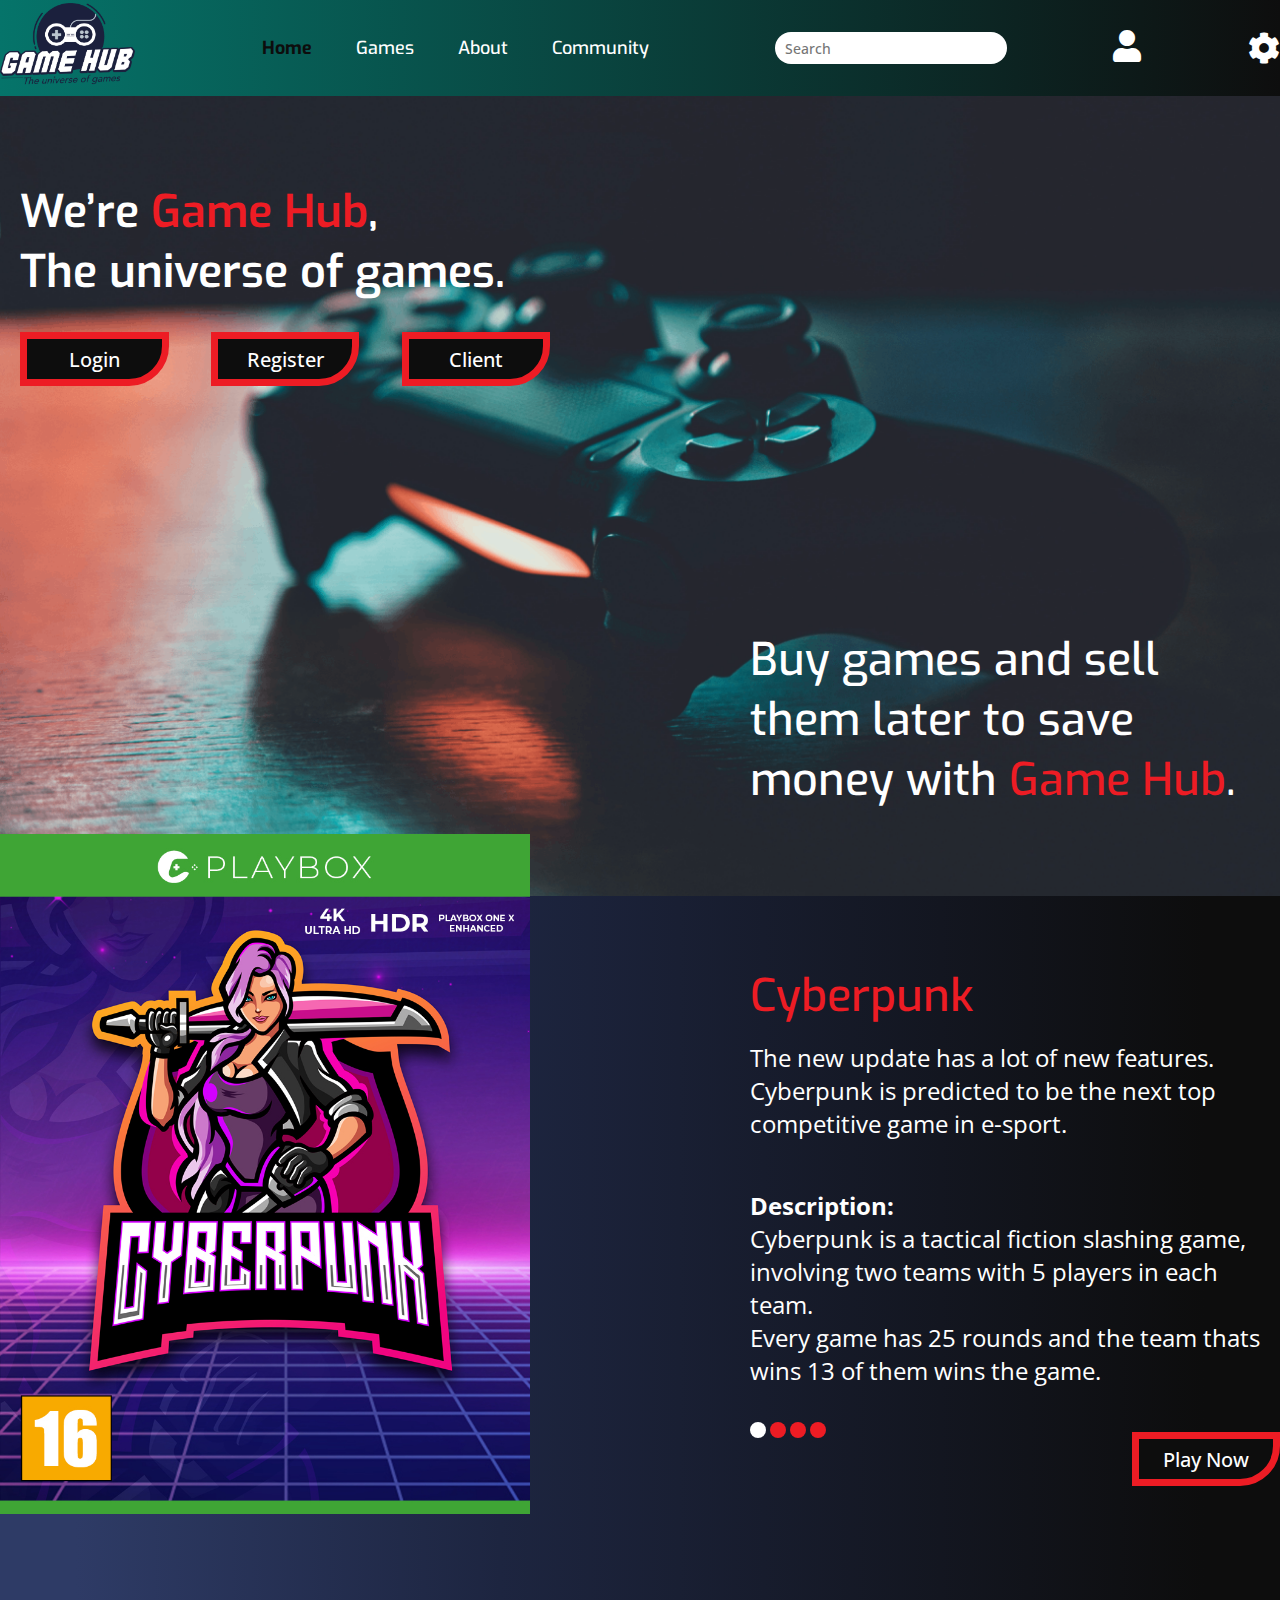
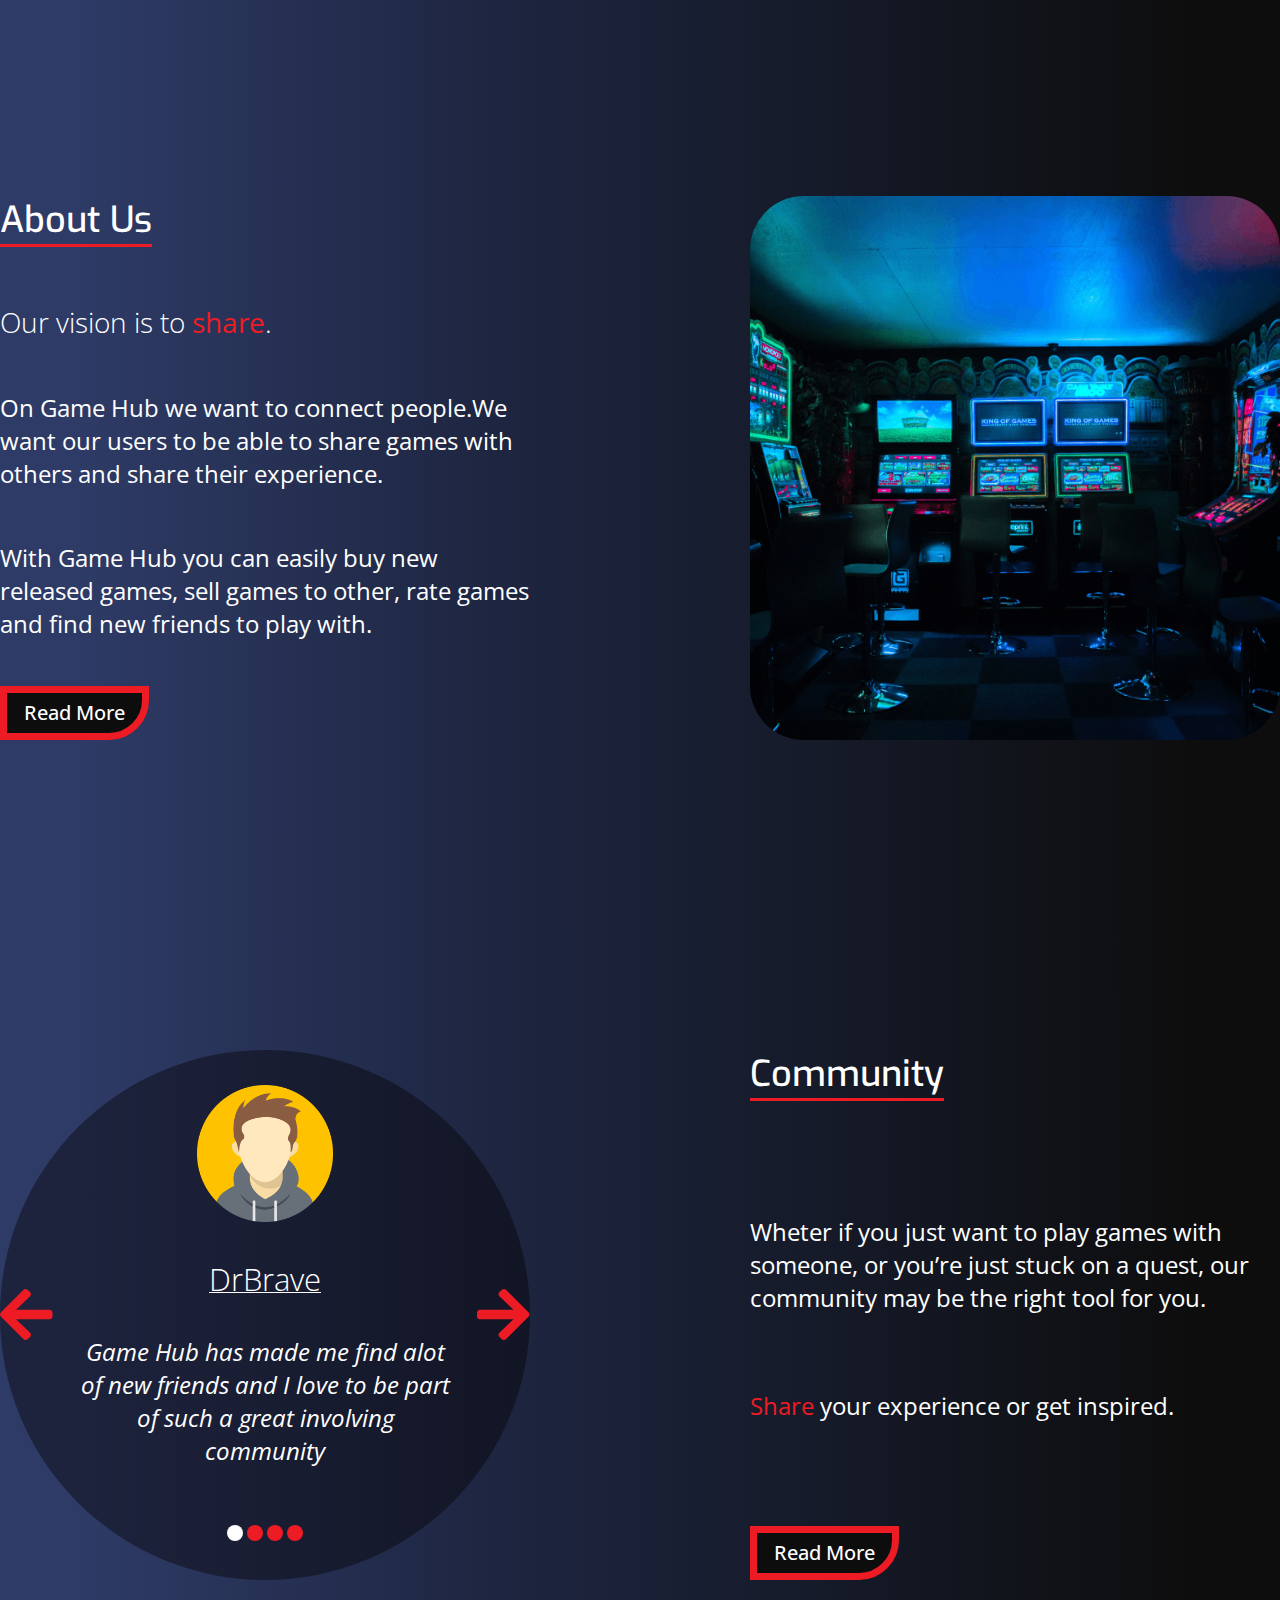
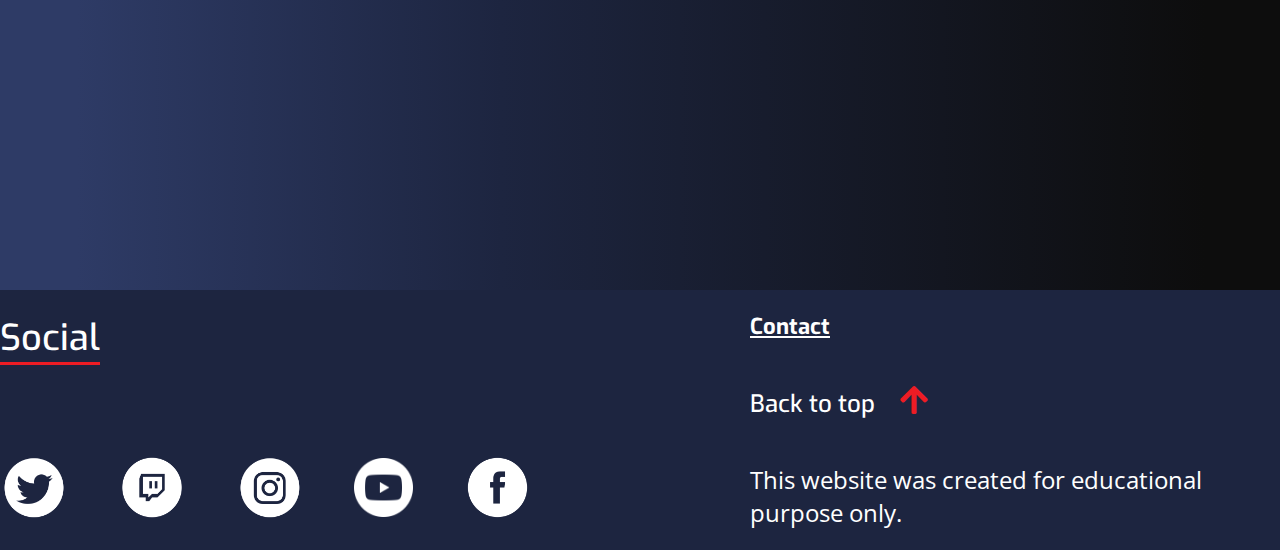
<file: index.html>
<!DOCTYPE html>
<html lang="en">
  <head>
    <meta charset="UTF-8" />
    <meta http-equiv="X-UA-Compatible" content="IE=edge" />
    <meta name="viewport" content="width=device-width, initial-scale=1.0" />
    <meta name="keywords" content="GameHub, Game Hub, games, gamer, gaming" />
    <meta name="description" content="A school project of Game Hub" />
    <meta name="author" content="Emil Backlund" />
    <link
      href="/images/logo-2.png"
      rel="shortcut icon"
      type="image/vnd.microsoft.icon"
    />
    <title>Game Hub | The Universe of Games</title>
    <link rel="preconnect" href="https://fonts.googleapis.com" />
    <link rel="preconnect" href="https://fonts.gstatic.com" crossorigin />
    <link
      href="https://fonts.googleapis.com/css2?family=Exo:ital,wght@0,100;0,200;0,300;0,400;0,500;0,600;0,700;0,800;0,900;1,100;1,200;1,300;1,400;1,500;1,600;1,700;1,800;1,900&family=Open+Sans:ital,wght@0,300;0,400;0,500;0,600;0,700;0,800;1,300;1,400;1,500;1,600;1,700;1,800&display=swap"
      rel="stylesheet"
    />
    <link
      rel="stylesheet"
      href="https://cdnjs.cloudflare.com/ajax/libs/font-awesome/5.15.4/css/all.min.css"
      integrity="sha512-1ycn6IcaQQ40/MKBW2W4Rhis/DbILU74C1vSrLJxCq57o941Ym01SwNsOMqvEBFlcgUa6xLiPY/NS5R+E6ztJQ=="
      crossorigin="anonymous"
      referrerpolicy="no-referrer"
    />
    <link rel="stylesheet" href="/css/styles.css" />
  </head>
  <body>
    <header>
      <a name="top"></a>
      <div class="container">
        <div class="navigation">
          <!--  -->
          <div class="nav hide-desktop">
            <label for="hamburger-menu">
              <span class="screenreader-only">Hamburger Menu</span>
              <i class="fas fa-bars"></i>
            </label>
            <input id="hamburger-menu" type="checkbox" alt="Hamburger Menu" />
            <ul class="dropdown">
              <a href="/games.html">
                <li class="dropdown-item">Games</li>
              </a>
              <a href="#">
                <li class="dropdown-item">Buy games</li>
              </a>
              <a href="#">
                <li class="dropdown-item">Sell games</li>
              </a>
              <a href="#">
                <li class="dropdown-item">Help</li>
              </a>
              <a href="/about.html">
                <li class="dropdown-item">Contact</li>
              </a>
              <a href="#">
                <li class="dropdown-item">Login</li>
              </a>
              <a href="#">
                <li class="dropdown-item">Register</li>
              </a>
            </ul>
          </div>
          <a href="/">
            <img
              class="logo"
              src="/images/gamegub_logo.png"
              alt="Game Hub logo"
            />
          </a>
          <ul class="hide-mobile">
            <li><a id="desktop-active" href="/index.html">Home</a></li>
            <li><a href="/games.html">Games</a></li>
            <li><a href="/about.html">About</a></li>
            <li><a href="/community.html">Community</a></li>
          </ul>
          <input class="searchbar" type="text" placeholder="Search" />
          <div>
            <img
              class="hide-desktop search"
              src="/images/icons/search2.png"
              alt="Search here"
            />
            <a href="/profilepage.html"><i class="fas fa-user fa-lg"></i></a>
          </div>
          <i class="fas fa-cog fa-lg"></i>
        </div>
      </div>
    </header>
    <section class="header-picture">
      <div class="hide-desktop">
        <div>
          <ul class="tabs">
            <li id="home-mobile" class="tabs-button">
              <a href="/index.html">Home</a>
            </li>
            <li class="games-mobile tabs-button">
              <a href="/games.html">Games</a>
            </li>
            <li class="about-mobile tabs-button">
              <a href="/about.html">About Us</a>
            </li>
            <li class="community-mobile tabs-button">
              <a href="/community.html">Community</a>
            </li>
          </ul>
        </div>
      </div>
      <div class="container2 hero-banner">
        <div class="tagline-box">
          <h1>
            We’re <span class="red">Game Hub</span>, <br />
            The universe of games.
          </h1>
          <div class="buttons flex-buttons">
            <a href="/register.html"
              ><button class="button-margin-right">Login</button></a
            >
            <a href="/register.html"><button>Register</button></a>
            <button class="client-button">Client</button>
          </div>
        </div>
        <div class="tagline-box2">
          <h1 class="less-important">
            Buy games and sell them later to save money with
            <span class="red">Game Hub</span>.
          </h1>
        </div>
      </div>
    </section>
    <section class="container">
      <div class="flex-items">
        <img
          class="cyberpunk"
          src="/images/games/cyberpunk.jpg"
          alt="Cybyrpunk Game"
        />
        <div class="cyberpunk-description">
          <h3><span class="red">Cyberpunk</span></h3>
          <p>
            The new update has a lot of new features. Cyberpunk is predicted to
            be the next top competitive game in e-sport.
          </p>
          <br />
          <div class="hide-mobile">
            <p><strong>Description:</strong></p>
            <p>
              Cyberpunk is a tactical fiction slashing game, involving two teams
              with 5 players in each team.
            </p>
            <p>
              Every game has 25 rounds and the team thats wins 13 of them wins
              the game.
            </p>
          </div>
          <div class="flex-items-cyberpunk">
            <div>
              <div class="circle"></div>
              <div class="circle red2"></div>
              <div class="circle red2"></div>
              <div class="circle red2"></div>
            </div>
            <button id="playnow">Play Now</button>
          </div>
        </div>
      </div>
    </section>
    <section class="greensky hide-desktop margin-bottom">
      <div class="container2 greensky-box">
        <h1 class="tagline-box">
          Buy games and sell them later to save money.
        </h1>
      </div>
    </section>
    <h2 class="container underline hide-desktop">About Us</h2>
    <section class="container margin-bottom">
      <div class="flex-items">
        <div class="about-us">
          <h2 class="underline hide-mobile">About Us</h2>
          <p>
            <span class="p-bigger"
              >Our vision is to <span class="red3">share</span>.</span
            >
          </p>
          <br />
          <p>
            On Game Hub we want to connect people.We want our users to be able
            to share games with others and share their experience.
          </p>
          <br />
          <p>
            With Game Hub you can easily buy new released games, sell games to
            other, rate games and find new friends to play with.
          </p>
          <button class="hide-mobile">Read More</button>
        </div>
        <div class="about-us-picture-box">
          <div class="about-us-picture"></div>
          <button class="hide-desktop">Read More</button>
        </div>
      </div>
    </section>
    <h2 class="container hide-desktop underline">Community</h2>
    <section class="container flex-items margin-bottom">
      <div class="circle-profile">
        <div class="arrows">
          <i class="fas fa-arrow-left"></i>
          <i class="fas fa-arrow-right"></i>
        </div>
        <div class="center-drbrave">
          <img
            class="profile-picture"
            src="/images/profile-picture.png"
            alt="DrBrave profile picture"
          />
          <h4>DrBrave</h4>
          <p class="drbrave-text">
            Game Hub has made me find alot of new friends and I love to be part
            of such a great involving community
          </p>
          <div>
            <div class="circle"></div>
            <div class="circle red2"></div>
            <div class="circle red2"></div>
            <div class="circle red2"></div>
          </div>
        </div>
      </div>
      <div class="community-text">
        <h2 class="underline hide-mobile">Community</h2>
        <p>
          Wheter if you just want to play games with someone, or you’re just
          stuck on a quest, our community may be the right tool for you.
        </p>
        <p><span class="red">Share</span> your experience or get inspired.</p>
        <button>Read More</button>
      </div>
    </section>
    <footer>
      <div class="container hide-desktop">
        <div class="flex-items social-box margin-top">
          <a href="#"
            ><img
              class="icon-size"
              src="/images/icons/twitter.png"
              alt="twitter social-reach icon"
          /></a>
          <a href="#"
            ><img
              class="twitch"
              src="/images/icons/twitch.png"
              alt="twitch social-reach icon"
          /></a>
          <a href="#"
            ><img
              class="icon-size"
              src="/images/icons/instagram.png"
              alt="instagram social-reach icon"
          /></a>
          <a href="#"
            ><img
              class="youtube"
              src="/images/icons/youtube.png"
              alt="youtube social-reach icon"
          /></a>
          <a href="#"
            ><img
              class="facebook"
              src="/images/icons/facebook.png"
              alt="facebook social-reach icon"
          /></a>
        </div>
        <div class="flex-items">
          <div class="footer-box-mobile">
            <a href="#top">
              <h6 class="hide-desktop">Back to top</h6>
              <i class="fas fa-arrow-up hide-desktop"></i>
            </a>
          </div>
          <div class="footer-box-mobile">
            <a href="#">
              <h5>Contact</h5>
            </a>
          </div>
        </div>
        <div class="fit-content container2">
          <p class="smaller">
            This website was created for educational purpose only.
          </p>
        </div>
      </div>
      <div class="container flex-items">
        <div class="footer-box footer-flex">
          <h2 class="underline hide-mobile">Social</h2>
          <div class="flex-icons">
            <a href="#"
              ><img
                class="icon-size"
                src="/images/icons/twitter.png"
                alt="twitter social-reach icon"
            /></a>
            <a href="#"
              ><img
                class="twitch"
                src="/images/icons/twitch.png"
                alt="twitch social-reach icon"
            /></a>
            <a href="#"
              ><img
                class="icon-size"
                src="/images/icons/instagram.png"
                alt="instagram social-reach icon"
            /></a>
            <a href="#"
              ><img
                class="youtube"
                src="/images/icons/youtube.png"
                alt="youtube social-reach icon"
            /></a>
            <a href="#"
              ><img
                class="facebook"
                src="/images/icons/facebook.png"
                alt="facebook social-reach icon"
            /></a>
          </div>
        </div>
        <div class="footer-box footer-flex">
          <a href="/about.html">
            <h5 class="hide-mobile">Contact</h5>
          </a>

          <div>
            <a href="#top">
              <h6 class="hide-mobile">Back to top</h6>
              <i class="fas fa-arrow-up hide-mobile"></i>
            </a>
          </div>
          <p class="hide-mobile">
            This website was created for educational purpose only.
          </p>
        </div>
      </div>
    </footer>
  </body>
</html>
</file>
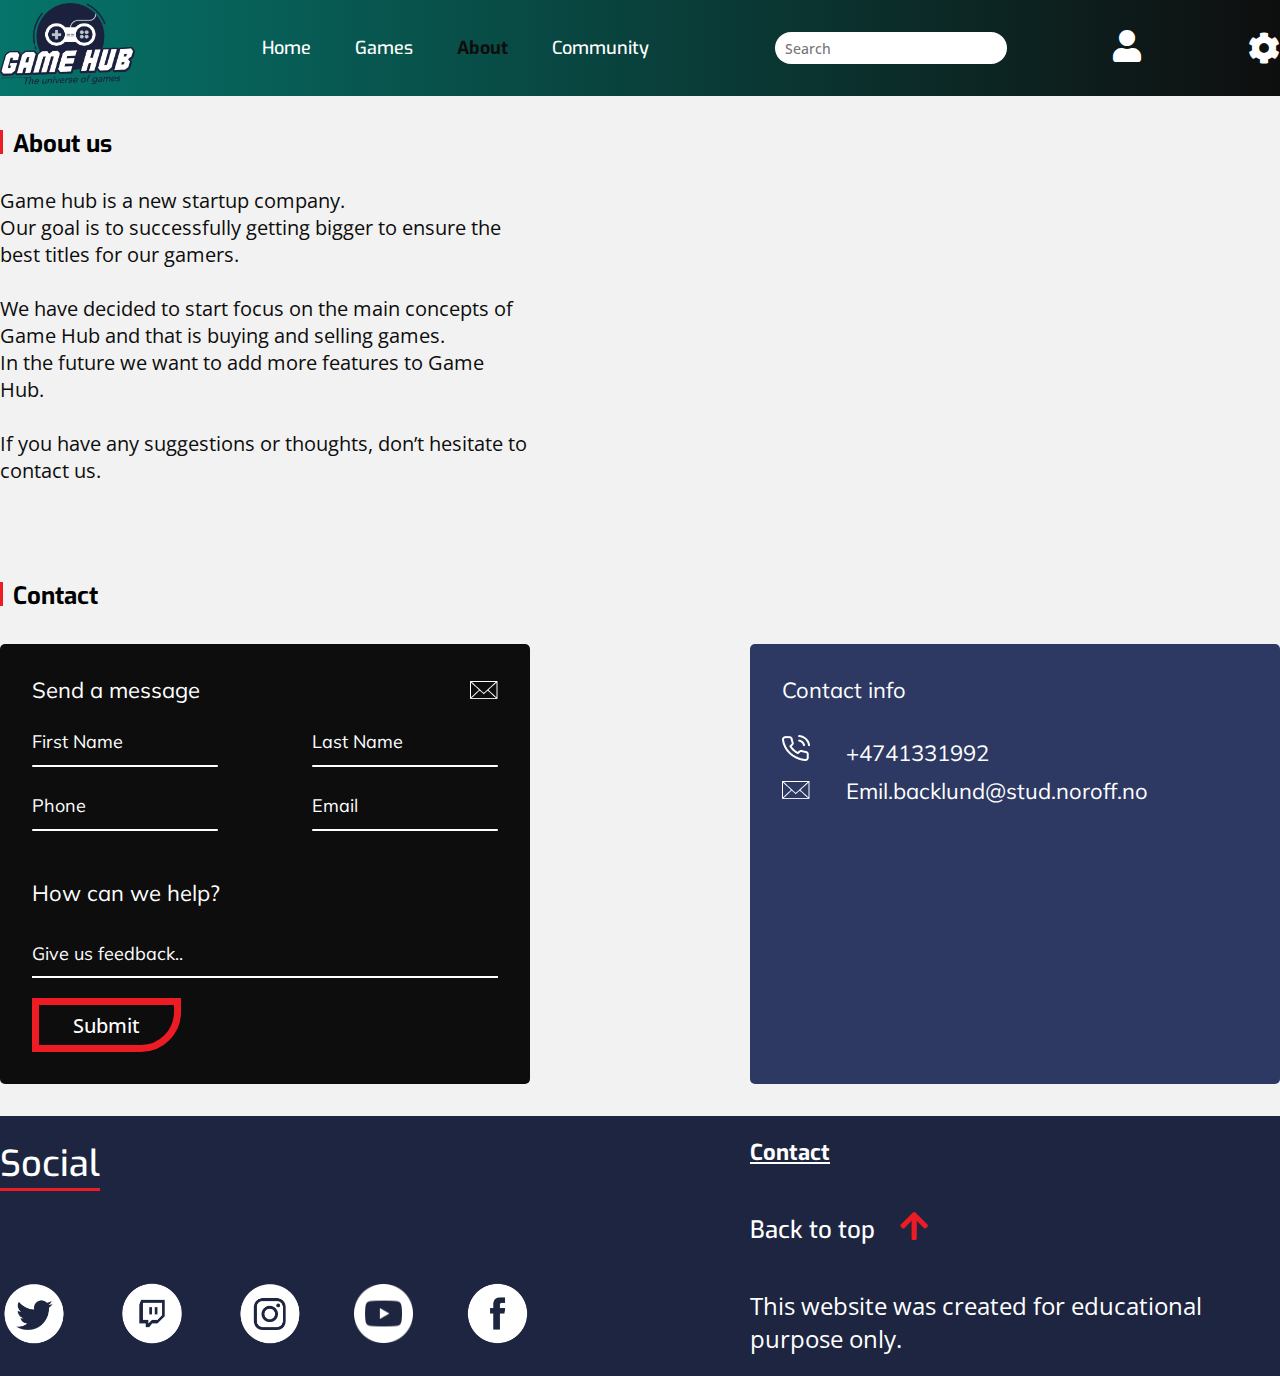
<file: about.html>
<!DOCTYPE html>
<html lang="en">
  <head>
    <meta charset="UTF-8" />
    <meta http-equiv="X-UA-Compatible" content="IE=edge" />
    <meta name="viewport" content="width=device-width, initial-scale=1.0" />
    <meta name="keywords" content="GameHub, Game Hub, games, gamer, gaming" />
    <meta name="description" content="A school project of Game Hub" />
    <meta name="author" content="Emil Backlund" />
    <link
      href="/images/logo-2.png"
      rel="shortcut icon"
      type="image/vnd.microsoft.icon"
    />
    <title>Game Hub | The Universe of Games</title>
    <link rel="preconnect" href="https://fonts.googleapis.com" />
    <link rel="preconnect" href="https://fonts.gstatic.com" crossorigin />
    <link
      href="https://fonts.googleapis.com/css2?family=Exo:ital,wght@0,100;0,200;0,300;0,400;0,500;0,600;0,700;0,800;0,900;1,100;1,200;1,300;1,400;1,500;1,600;1,700;1,800;1,900&family=Mulish&family=Open+Sans:ital,wght@0,300;0,400;0,500;0,600;0,700;0,800;1,300;1,400;1,500;1,600;1,700;1,800&family=Rubik:ital,wght@0,300;0,400;0,500;0,600;0,700;0,800;0,900;1,300;1,400;1,500;1,600;1,700;1,800;1,900&family=Ubuntu:ital,wght@0,300;0,400;0,500;0,700;1,300;1,400;1,500;1,700&display=swap"
      rel="stylesheet"
    />
    <link
      rel="stylesheet"
      href="https://cdnjs.cloudflare.com/ajax/libs/font-awesome/5.15.4/css/all.min.css"
      integrity="sha512-1ycn6IcaQQ40/MKBW2W4Rhis/DbILU74C1vSrLJxCq57o941Ym01SwNsOMqvEBFlcgUa6xLiPY/NS5R+E6ztJQ=="
      crossorigin="anonymous"
      referrerpolicy="no-referrer"
    />
    <link rel="stylesheet" href="/css/styles.css" />
  </head>
  <body class="about-body">
    <header>
      <a name="top"></a>
      <div class="container">
        <div class="navigation">
          <!--  -->
          <div class="nav hide-desktop">
            <label for="hamburger-menu">
              <span class="screenreader-only">Hamburger Menu</span>
              <i class="fas fa-bars"></i>
            </label>
            <input id="hamburger-menu" type="checkbox" alt="Hamburger Menu" />
            <ul class="dropdown">
              <a href="/games.html">
                <li class="dropdown-item">Games</li>
              </a>
              <a href="#">
                <li class="dropdown-item">Buy games</li>
              </a>
              <a href="#">
                <li class="dropdown-item">Sell games</li>
              </a>
              <a href="#">
                <li class="dropdown-item">Help</li>
              </a>
              <a href="/about.html">
                <li class="dropdown-item">Contact</li>
              </a>
              <a href="#">
                <li class="dropdown-item">Login</li>
              </a>
              <a href="#">
                <li class="dropdown-item">Register</li>
              </a>
            </ul>
          </div>
          <a href="/">
            <img
              class="logo"
              src="/images/gamegub_logo.png"
              alt="Game Hub logo"
            />
          </a>
          <ul class="hide-mobile">
            <li><a href="/index.html">Home</a></li>
            <li><a href="/games.html">Games</a></li>
            <li><a id="desktop-active" href="/about.html">About</a></li>
            <li><a href="/community.html">Community</a></li>
          </ul>
          <input class="searchbar" type="text" placeholder="Search" />
          <div>
            <img
              class="hide-desktop search"
              src="/images/icons/search2.png"
              alt="Search here"
            />
            <a href="/profilepage.html"><i class="fas fa-user fa-lg"></i></a>
          </div>
          <i class="fas fa-cog fa-lg"></i>
        </div>
      </div>
    </header>
    <section>
      <div class="hide-desktop">
        <div>
          <ul class="tabs">
            <li class="home-mobile tabs-button">
              <a href="/index.html">Home</a>
            </li>
            <li class="games-mobile tabs-button">
              <a href="/games.html">Games</a>
            </li>
            <li id="about-mobile" class="tabs-button">
              <a href="/about.html">About Us</a>
            </li>
            <li class="community-mobile tabs-button">
              <a href="/community.html">Community</a>
            </li>
          </ul>
        </div>
      </div>
      <div class="container">
        <div class="about-box-left">
          <div>
            <div>
              <div class="heading-square"></div>
              <h2>About us</h2>
            </div>
            <div>
              <p>
                <br />
                Game hub is a new startup company. <br />
                Our goal is to successfully getting bigger to ensure the <br />
                best titles for our gamers. <br />
                <br />
                We have decided to start focus on the main concepts of Game Hub
                and that is buying and selling games. <br />
                In the future we want to add more features to Game Hub. <br />
                <br />
                If you have any suggestions or thoughts, don’t hesitate to
                contact us.
              </p>
            </div>
          </div>
        </div>
        <div class="about-box-right"></div>
      </div>
    </section>
    <section class="container contact">
      <div class="heading-square"></div>
      <h2>Contact</h2>
      <div class="flex-spacebetween mobile-about">
        <div class="form">
          <div class="flex-spacebetween2">
            <div>
              <p>Send a message</p>
            </div>
            <div>
              <img src="/images/icons/mail.png" alt="mail icon" />
            </div>
          </div>
          <div class="flex-spacebetween2">
            <div class="form-width">
              <form action="" method="post">
                <input type="text" name="firstname" placeholder="First Name" />
              </form>
              <div class="line"></div>
            </div>
            <div class="form-width">
              <form action="" method="post">
                <input type="text" name="lastname" placeholder="Last Name" />
                <div class="line"></div>
              </form>
            </div>
          </div>
          <div class="flex-spacebetween2">
            <div class="form-width">
              <form action="" method="post">
                <input type="tel" name="phone" placeholder="Phone" />
              </form>
              <div class="line"></div>
            </div>
            <div class="form-width">
              <form action="" method="post">
                <input type="email" name="email" placeholder="Email" />
                <div class="line"></div>
              </form>
            </div>
          </div>
          <div>
            <p class="how-can-we-help">How can we help?</p>
          </div>
          <div>
            <textarea
              name="feedback"
              id=""
              placeholder="Give us feedback.."
            ></textarea>
            <div class="line2"></div>
            <button>Submit</button>
          </div>
        </div>
        <div class="contact-info">
          <p>Contact info</p>
          <div>
            <img src="/images/icons/phone.png" alt="" />
            <p>+4741331992</p>
          </div>
          <div>
            <img src="/images/icons/mail.png" alt="" />
            <p>Emil.backlund@stud.noroff.no</p>
          </div>
          <div>
            <iframe
              class="google-map"
              src="https://www.google.com/maps/embed?pb=!1m18!1m12!1m3!1d1998.6818898612569!2d10.76063515172435!3d59.93742056906995!2m3!1f0!2f0!3f0!3m2!1i1024!2i768!4f13.1!3m3!1m2!1s0x46416e137fa320a5%3A0x1b4b98358e715287!2sBentsebrugata%2017%2C%200476%20Oslo!5e0!3m2!1ssv!2sno!4v1636145128252!5m2!1ssv!2sno"
              style="border: 0"
              allowfullscreen=""
              loading="lazy"
            ></iframe>
          </div>
        </div>
      </div>
    </section>
    <footer>
      <div class="container hide-desktop">
        <div class="flex-items social-box margin-top">
          <a href="#"
            ><img
              class="icon-size"
              src="/images/icons/twitter.png"
              alt="twitter social-reach icon"
          /></a>
          <a href="#"
            ><img
              class="twitch"
              src="/images/icons/twitch.png"
              alt="twitch social-reach icon"
          /></a>
          <a href="#"
            ><img
              class="icon-size"
              src="/images/icons/instagram.png"
              alt="instagram social-reach icon"
          /></a>
          <a href="#"
            ><img
              class="youtube"
              src="/images/icons/youtube.png"
              alt="youtube social-reach icon"
          /></a>
          <a href="#"
            ><img
              class="facebook"
              src="/images/icons/facebook.png"
              alt="facebook social-reach icon"
          /></a>
        </div>
        <div class="flex-items">
          <div class="footer-box-mobile">
            <a href="#top">
              <h6 class="hide-desktop">Back to top</h6>
              <i class="fas fa-arrow-up hide-desktop"></i>
            </a>
          </div>
          <div class="footer-box-mobile">
            <a href="/about.html">
              <h5>Contact</h5>
            </a>
          </div>
        </div>
        <div class="fit-content container2">
          <p class="smaller">
            This website was created for educational purpose only.
          </p>
        </div>
      </div>
      <div class="container flex-items">
        <div class="footer-box footer-flex">
          <h2 class="underline hide-mobile">Social</h2>
          <div class="flex-icons">
            <a href="#"
              ><img
                class="icon-size"
                src="/images/icons/twitter.png"
                alt="twitter social-reach icon"
            /></a>
            <a href="#"
              ><img
                class="twitch"
                src="/images/icons/twitch.png"
                alt="twitch social-reach icon"
            /></a>
            <a href="#"
              ><img
                class="icon-size"
                src="/images/icons/instagram.png"
                alt="instagram social-reach icon"
            /></a>
            <a href="#"
              ><img
                class="youtube"
                src="/images/icons/youtube.png"
                alt="youtube social-reach icon"
            /></a>
            <a href="#"
              ><img
                class="facebook"
                src="/images/icons/facebook.png"
                alt="facebook social-reach icon"
            /></a>
          </div>
        </div>
        <div class="footer-box footer-flex">
          <a href="/about.html">
            <h5 class="hide-mobile">Contact</h5>
          </a>

          <div>
            <a href="#top">
              <h6 class="hide-mobile">Back to top</h6>
              <i class="fas fa-arrow-up hide-mobile"></i>
            </a>
          </div>
          <p class="hide-mobile">
            This website was created for educational purpose only.
          </p>
        </div>
      </div>
    </footer>
  </body>
</html>
</file>
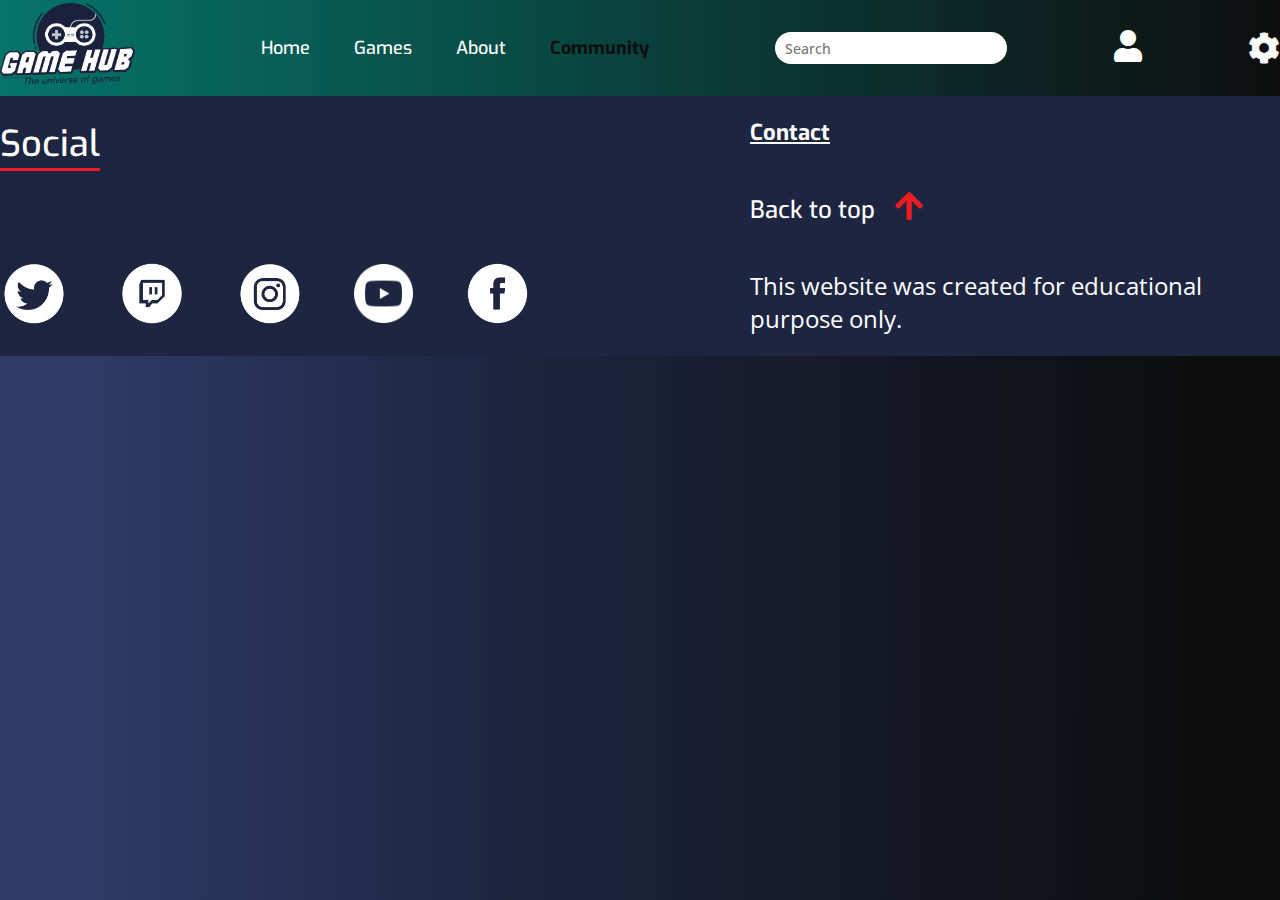
<file: community.html>
<!DOCTYPE html>
<html lang="en">
  <head>
    <meta charset="UTF-8" />
    <meta http-equiv="X-UA-Compatible" content="IE=edge" />
    <meta name="viewport" content="width=device-width, initial-scale=1.0" />
    <meta name="keywords" content="GameHub, Game Hub, games, gamer, gaming">
    <meta name="description" content="A school project of Game Hub"> 
    <meta name="author" content="Emil Backlund">
    <link href="/images/logo-2.png" rel="shortcut icon" type="image/vnd.microsoft.icon">
    <title>Game Hub | The Universe of Games</title>
    <link rel="preconnect" href="https://fonts.googleapis.com" />
    <link rel="preconnect" href="https://fonts.gstatic.com" crossorigin />
    <link
      href="https://fonts.googleapis.com/css2?family=Exo:ital,wght@0,100;0,200;0,300;0,400;0,500;0,600;0,700;0,800;0,900;1,100;1,200;1,300;1,400;1,500;1,600;1,700;1,800;1,900&family=Open+Sans:ital,wght@0,300;0,400;0,500;0,600;0,700;0,800;1,300;1,400;1,500;1,600;1,700;1,800&display=swap"
      rel="stylesheet"
    />
    <link
      rel="stylesheet"
      href="https://cdnjs.cloudflare.com/ajax/libs/font-awesome/5.15.4/css/all.min.css"
      integrity="sha512-1ycn6IcaQQ40/MKBW2W4Rhis/DbILU74C1vSrLJxCq57o941Ym01SwNsOMqvEBFlcgUa6xLiPY/NS5R+E6ztJQ=="
      crossorigin="anonymous"
      referrerpolicy="no-referrer"
    />
    <link rel="stylesheet" href="/css/styles.css" />
  </head>
  <body>
      <header>
      <a name="top"></a>
          <div class="container">
            <div class="navigation">
              <!--  -->
              <div class="nav hide-desktop">
                <label for="hamburger-menu">
                  <span class="screenreader-only">Hamburger Menu</span>
                  <i class="fas fa-bars"></i>
                </label>
                <input id="hamburger-menu" type="checkbox" alt="Hamburger Menu" />
                <ul class="dropdown">
                  <a href="/games.html">
                    <li class="dropdown-item">Games</li>
                  </a>
                  <a href="#">
                    <li class="dropdown-item">Buy games</li>
                  </a>
                  <a href="#">
                    <li class="dropdown-item">Sell games</li>
                  </a>
                  <a href="#">
                    <li class="dropdown-item">Help</li>
                  </a>
                  <a href="/about.html">
                    <li class="dropdown-item">Contact</li>
                  </a>
                  <a href="#">
                    <li class="dropdown-item">Login</li>
                  </a>
                    <a href="#">
                      <li class="dropdown-item">Register</li>
                    </a>
          
                </ul>
              </div>
              <a href="/">
                <img
                  class="logo"
                  src="/images/gamegub_logo.png"
                  alt="Game Hub logo"
                />
              </a>
              <ul class="hide-mobile">
                <li><a href="/index.html">Home</a></li>
                <li><a href="/games.html">Games</a></li>
                <li><a href="/about.html">About</a></li>
                <li><a id="desktop-active" href="/community.html">Community</a></li>
              </ul>
              <input class="searchbar" type="text" placeholder="Search" />
              <div>
                <img class="hide-desktop search" src="/images/icons/search2.png" alt="Search here">
                <a href="/profilepage.html"><i class="fas fa-user fa-lg"></i></a>
              </div>
              <i class="fas fa-cog fa-lg"></i>
            </div>
          </div>
        
      </header>
      <section>
          <div class="hide-desktop">
            <div>
              <ul class="tabs">
                <li class="home-mobile tabs-button"><a href="/index.html">Home</a></li>
                <li class="games-mobile tabs-button"><a href="/games.html">Games</a></li>
                <li class="about-mobile tabs-button"><a href="/about.html">About Us</a></li>
                <li id="community-mobile" class="tabs-button"><a href="/community.html">Community</a></li>
              </ul>
            </div>
          </div>
      </section>
    
    <footer>
      <div class="container hide-desktop">
        <div class="flex-items social-box margin-top">
          <a href="#"><img class="icon-size" src="/images/icons/twitter.png" alt="twitter social-reach icon"></a>
                <a href="#"><img class="twitch" src="/images/icons/twitch.png" alt="twitch social-reach icon"></a>
                <a href="#"><img class="icon-size" src="/images/icons/instagram.png" alt="instagram social-reach icon"></a>
                <a href="#"><img class="youtube" src="/images/icons/youtube.png" alt="youtube social-reach icon"></a>
                <a href="#"><img class="facebook" src="/images/icons/facebook.png" alt="facebook social-reach icon"></a>
        </div>
        <div class="flex-items">
            <div class="footer-box-mobile">
              <a href="#top">
                <h6 class="hide-desktop">Back to top</h6><i class="fas fa-arrow-up hide-desktop"></i>
              </a>
            </div>
            <div class="footer-box-mobile">
              <a href="/about.html">
                <h5>Contact</h5>
              </a>
          </div>
        </div>
        <div class="fit-content container2">
          <p class="smaller">This website was created for educational purpose only.</p>
        </div>
      </div>
      <div class="container flex-items">
        <div class="footer-box footer-flex">
          <h2 class="underline hide-mobile">Social</h2>
          <div class="flex-icons">
            <a href="#"><img class="icon-size" src="/images/icons/twitter.png" alt="twitter social-reach icon"></a>
            <a href="#"><img class="twitch" src="/images/icons/twitch.png" alt="twitch social-reach icon"></a>
            <a href="#"><img class="icon-size" src="/images/icons/instagram.png" alt="instagram social-reach icon"></a>
            <a href="#"><img class="youtube" src="/images/icons/youtube.png" alt="youtube social-reach icon"></a>
            <a href="#"><img class="facebook" src="/images/icons/facebook.png" alt="facebook social-reach icon"></a>
          </div>
        </div>
        <div class="footer-box footer-flex">
            <a href="/about.html">
              <h5 class="hide-mobile">Contact</h5>
            </a>
          </a>
          <div>
            <a href="#top">
              <h6 class="hide-mobile">Back to top</h6><i class="fas fa-arrow-up hide-mobile"></i>
            </a>
          </div>
          <p class="hide-mobile">This website was created for educational purpose only.</p>
        </div>
      </div>
    </footer>
  </body>
</html>
</file>
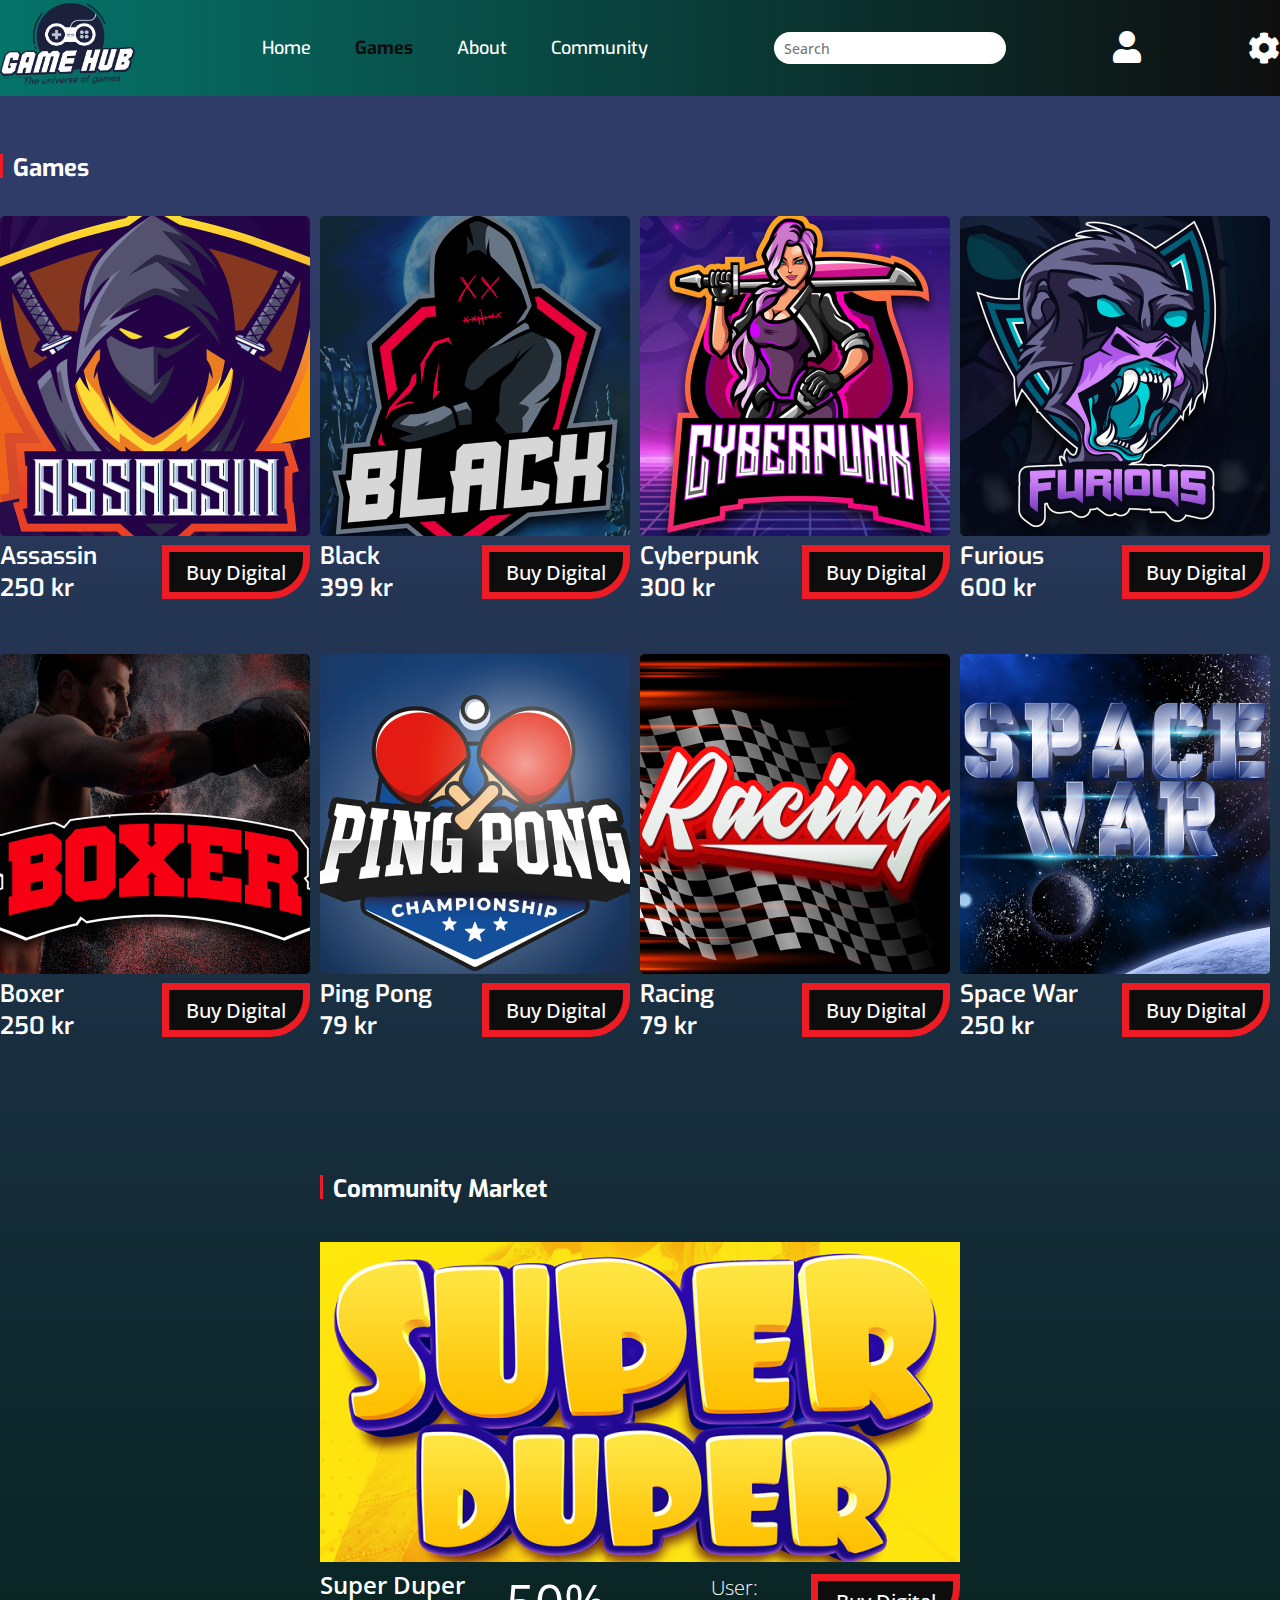
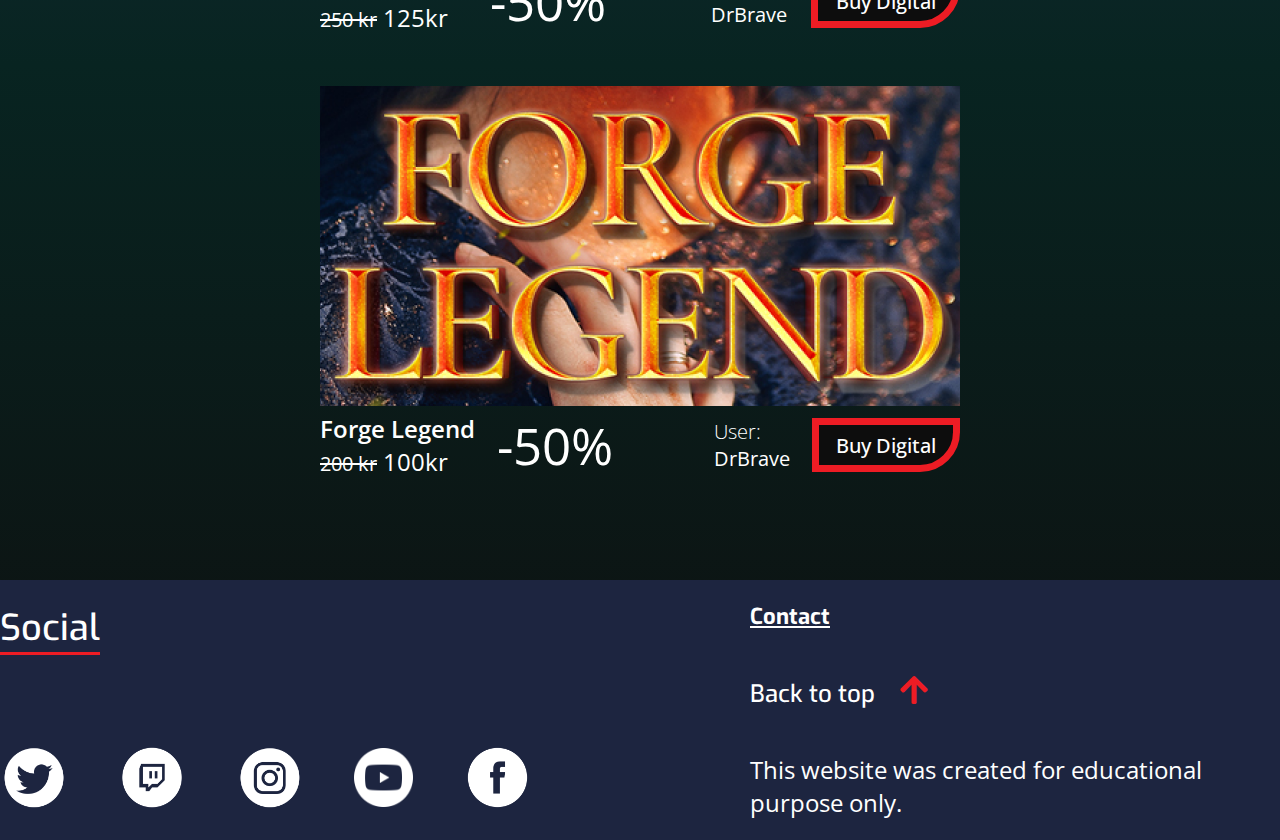
<file: games.html>
<!DOCTYPE html>
<html lang="en">
  <head>
    <meta charset="UTF-8" />
    <meta http-equiv="X-UA-Compatible" content="IE=edge" />
    <meta name="viewport" content="width=device-width, initial-scale=1.0" />
    <meta name="keywords" content="GameHub, Game Hub, games, gamer, gaming" />
    <meta name="description" content="A school project of Game Hub" />
    <meta name="author" content="Emil Backlund" />
    <link
      href="/images/logo-2.png"
      rel="shortcut icon"
      type="image/vnd.microsoft.icon"
    />
    <title>Game Hub | The Universe of Games</title>
    <link rel="preconnect" href="https://fonts.googleapis.com" />
    <link rel="preconnect" href="https://fonts.gstatic.com" crossorigin />
    <link
      href="https://fonts.googleapis.com/css2?family=Exo:ital,wght@0,100;0,200;0,300;0,400;0,500;0,600;0,700;0,800;0,900;1,100;1,200;1,300;1,400;1,500;1,600;1,700;1,800;1,900&family=Open+Sans:ital,wght@0,300;0,400;0,500;0,600;0,700;0,800;1,300;1,400;1,500;1,600;1,700;1,800&display=swap"
      rel="stylesheet"
    />
    <link
      rel="stylesheet"
      href="https://cdnjs.cloudflare.com/ajax/libs/font-awesome/5.15.4/css/all.min.css"
      integrity="sha512-1ycn6IcaQQ40/MKBW2W4Rhis/DbILU74C1vSrLJxCq57o941Ym01SwNsOMqvEBFlcgUa6xLiPY/NS5R+E6ztJQ=="
      crossorigin="anonymous"
      referrerpolicy="no-referrer"
    />
    <link rel="stylesheet" href="/css/styles.css" />
  </head>
  <body class="games-body">
    <header>
      <a name="top"></a>
      <div class="container">
        <div class="navigation">
          <!--  -->
          <div class="nav hide-desktop">
            <label for="hamburger-menu">
              <span class="screenreader-only">Hamburger Menu</span>
              <i class="fas fa-bars"></i>
            </label>
            <input id="hamburger-menu" type="checkbox" alt="Hamburger Menu" />
            <ul class="dropdown">
              <a href="/games.html">
                <li class="dropdown-item">Games</li>
              </a>
              <a href="#">
                <li class="dropdown-item">Buy games</li>
              </a>
              <a href="#">
                <li class="dropdown-item">Sell games</li>
              </a>
              <a href="#">
                <li class="dropdown-item">Help</li>
              </a>
              <a href="/about.html">
                <li class="dropdown-item">Contact</li>
              </a>
              <a href="#">
                <li class="dropdown-item">Login</li>
              </a>
              <a href="#">
                <li class="dropdown-item">Register</li>
              </a>
            </ul>
          </div>
          <a href="/">
            <img
              class="logo"
              src="/images/gamegub_logo.png"
              alt="Game Hub logo"
            />
          </a>
          <ul class="hide-mobile">
            <li><a href="/index.html">Home</a></li>
            <li><a id="desktop-active" href="/games.html">Games</a></li>
            <li><a href="/about.html">About</a></li>
            <li><a href="/community.html">Community</a></li>
          </ul>
          <input class="searchbar" type="text" placeholder="Search" />
          <div>
            <img
              class="hide-desktop search"
              src="/images/icons/search2.png"
              alt="Search here"
            />
            <i class="fas fa-user fa-lg"></i>
          </div>
          <i class="fas fa-cog fa-lg"></i>
        </div>
      </div>
    </header>
    <section>
      <div class="hide-desktop">
        <div>
          <ul class="tabs">
            <li class="home-mobile tabs-button">
              <a href="/index.html">Home</a>
            </li>
            <li id="games-mobile" class="tabs-button">
              <a href="/games.html">Games</a>
            </li>
            <li class="about-mobile tabs-button">
              <a href="/about.html">About Us</a>
            </li>
            <li class="community-mobile tabs-button">
              <a href="/community.html">Community</a>
            </li>
          </ul>
        </div>
      </div>
    </section>
    <section class="container games">
      <div class="all-games">
        <div>
          <img
            class="game-images"
            src="/images/games/desktop-game-pictures/assassin.png"
            alt=""
          />
          <div class="game-card">
            <div class="heading-position">
              <div class="heading-square"></div>
              <h2>Games</h2>
            </div>
            <div>
              <p>Assassin</p>
              <p>250 kr</p>
            </div>
            <div>
              <button>Buy Digital</button>
            </div>
          </div>
        </div>
        <div>
          <img
            class="game-images"
            src="/images/games/desktop-game-pictures/black.png"
            alt=""
          />
          <div class="game-card">
            <div>
              <p>Black</p>
              <p>399 kr</p>
            </div>
            <div>
              <button>Buy Digital</button>
            </div>
          </div>
        </div>
        <div>
          <img
            class="game-images"
            src="images/games/desktop-game-pictures/cyberpunk.png"
            alt=""
          />
          <div class="game-card">
            <div>
              <p>Cyberpunk</p>
              <p>300 kr</p>
            </div>
            <div>
              <button>Buy Digital</button>
            </div>
          </div>
        </div>
        <div>
          <img
            class="game-images"
            src="images/games/desktop-game-pictures/furious.png"
            alt=""
          />
          <div class="game-card">
            <div>
              <p>Furious</p>
              <p>600 kr</p>
            </div>
            <div>
              <button>Buy Digital</button>
            </div>
          </div>
        </div>
        <div>
          <img
            class="game-images"
            src="images/games/desktop-game-pictures/boxer.png"
            alt=""
          />
          <div class="game-card">
            <div>
              <p>Boxer</p>
              <p>250 kr</p>
            </div>
            <div>
              <button>Buy Digital</button>
            </div>
          </div>
        </div>
        <div>
          <img
            class="game-images"
            src="images/games/desktop-game-pictures/pingpong.png"
            alt=""
          />
          <div class="game-card">
            <div>
              <p>Ping Pong</p>
              <p>79 kr</p>
            </div>
            <div>
              <button>Buy Digital</button>
            </div>
          </div>
        </div>
        <div>
          <img
            class="game-images"
            src="images/games/desktop-game-pictures/racing.png"
            alt=""
          />
          <div class="game-card">
            <div>
              <p>Racing</p>
              <p>79 kr</p>
            </div>
            <div>
              <button>Buy Digital</button>
            </div>
          </div>
        </div>
        <div>
          <img
            class="game-images"
            src="images/games/desktop-game-pictures/spacewar.png"
            alt=""
          />
          <div class="game-card">
            <div>
              <p>Space War</p>
              <p>250 kr</p>
            </div>
            <div>
              <button>Buy Digital</button>
            </div>
          </div>
        </div>
      </div>
    </section>
    <section class="container community-market">
      <div class="market-games">
        <div>
          <img
            class="market-images"
            src="/images/games/desktop-game-pictures/super-duper.png"
            alt=""
          />
          <div class="flex-spacebetween flex-spacebetween2">
            <div class="heading-position">
              <div class="heading-square"></div>
              <h2>Community Market</h2>
            </div>
            <div>
              <p style="font-weight: 600">Super Duper</p>
              <p><span class="old-price">250 kr</span> 125kr</p>
            </div>
            <div>
              <p class="discount">-50%</p>
            </div>
            <div>
              <p class="exo-light">User:</p>
              <p class="exo-smaller">DrBrave</p>
            </div>
            <div>
              <button>Buy Digital</button>
            </div>
          </div>
        </div>

        <div>
          <img
            class="market-images"
            src="/images/games/desktop-game-pictures/forge-legend.png"
            alt=""
          />
          <div class="flex-spacebetween flex-spacebetween2">
            <div>
              <p style="font-weight: 600">Forge Legend</p>
              <p><span class="old-price">200 kr</span> 100kr</p>
            </div>
            <div>
              <p class="discount">-50%</p>
            </div>
            <div>
              <p class="exo-light">User:</p>
              <p class="exo-smaller">DrBrave</p>
            </div>
            <div>
              <button>Buy Digital</button>
            </div>
          </div>
        </div>
      </div>
    </section>
    <footer>
      <div class="container hide-desktop">
        <div class="flex-items social-box margin-top">
          <a href="#"
            ><img
              class="icon-size"
              src="/images/icons/twitter.png"
              alt="twitter social-reach icon"
          /></a>
          <a href="#"
            ><img
              class="twitch"
              src="/images/icons/twitch.png"
              alt="twitch social-reach icon"
          /></a>
          <a href="#"
            ><img
              class="icon-size"
              src="/images/icons/instagram.png"
              alt="instagram social-reach icon"
          /></a>
          <a href="#"
            ><img
              class="youtube"
              src="/images/icons/youtube.png"
              alt="youtube social-reach icon"
          /></a>
          <a href="#"
            ><img
              class="facebook"
              src="/images/icons/facebook.png"
              alt="facebook social-reach icon"
          /></a>
        </div>
        <div class="flex-items">
          <div class="footer-box-mobile">
            <a href="#top">
              <h6 class="hide-desktop">Back to top</h6>
              <i class="fas fa-arrow-up hide-desktop"></i>
            </a>
          </div>
          <div class="footer-box-mobile">
            <a href="#">
              <h5>Contact</h5>
            </a>
          </div>
        </div>
        <div class="fit-content container2">
          <p class="smaller">
            This website was created for educational purpose only.
          </p>
        </div>
      </div>
      <div class="container flex-items">
        <div class="footer-box footer-flex">
          <h2 class="underline hide-mobile">Social</h2>
          <div class="flex-icons">
            <a href="#"
              ><img
                class="icon-size"
                src="/images/icons/twitter.png"
                alt="twitter social-reach icon"
            /></a>
            <a href="#"
              ><img
                class="twitch"
                src="/images/icons/twitch.png"
                alt="twitch social-reach icon"
            /></a>
            <a href="#"
              ><img
                class="icon-size"
                src="/images/icons/instagram.png"
                alt="instagram social-reach icon"
            /></a>
            <a href="#"
              ><img
                class="youtube"
                src="/images/icons/youtube.png"
                alt="youtube social-reach icon"
            /></a>
            <a href="#"
              ><img
                class="facebook"
                src="/images/icons/facebook.png"
                alt="facebook social-reach icon"
            /></a>
          </div>
        </div>
        <div class="footer-box footer-flex">
          <a href="#">
            <h5 class="hide-mobile">Contact</h5>
          </a>

          <div>
            <a href="#top">
              <h6 class="hide-mobile">Back to top</h6>
              <i class="fas fa-arrow-up hide-mobile"></i>
            </a>
          </div>
          <p class="hide-mobile">
            This website was created for educational purpose only.
          </p>
        </div>
      </div>
    </footer>
  </body>
</html>
</file>
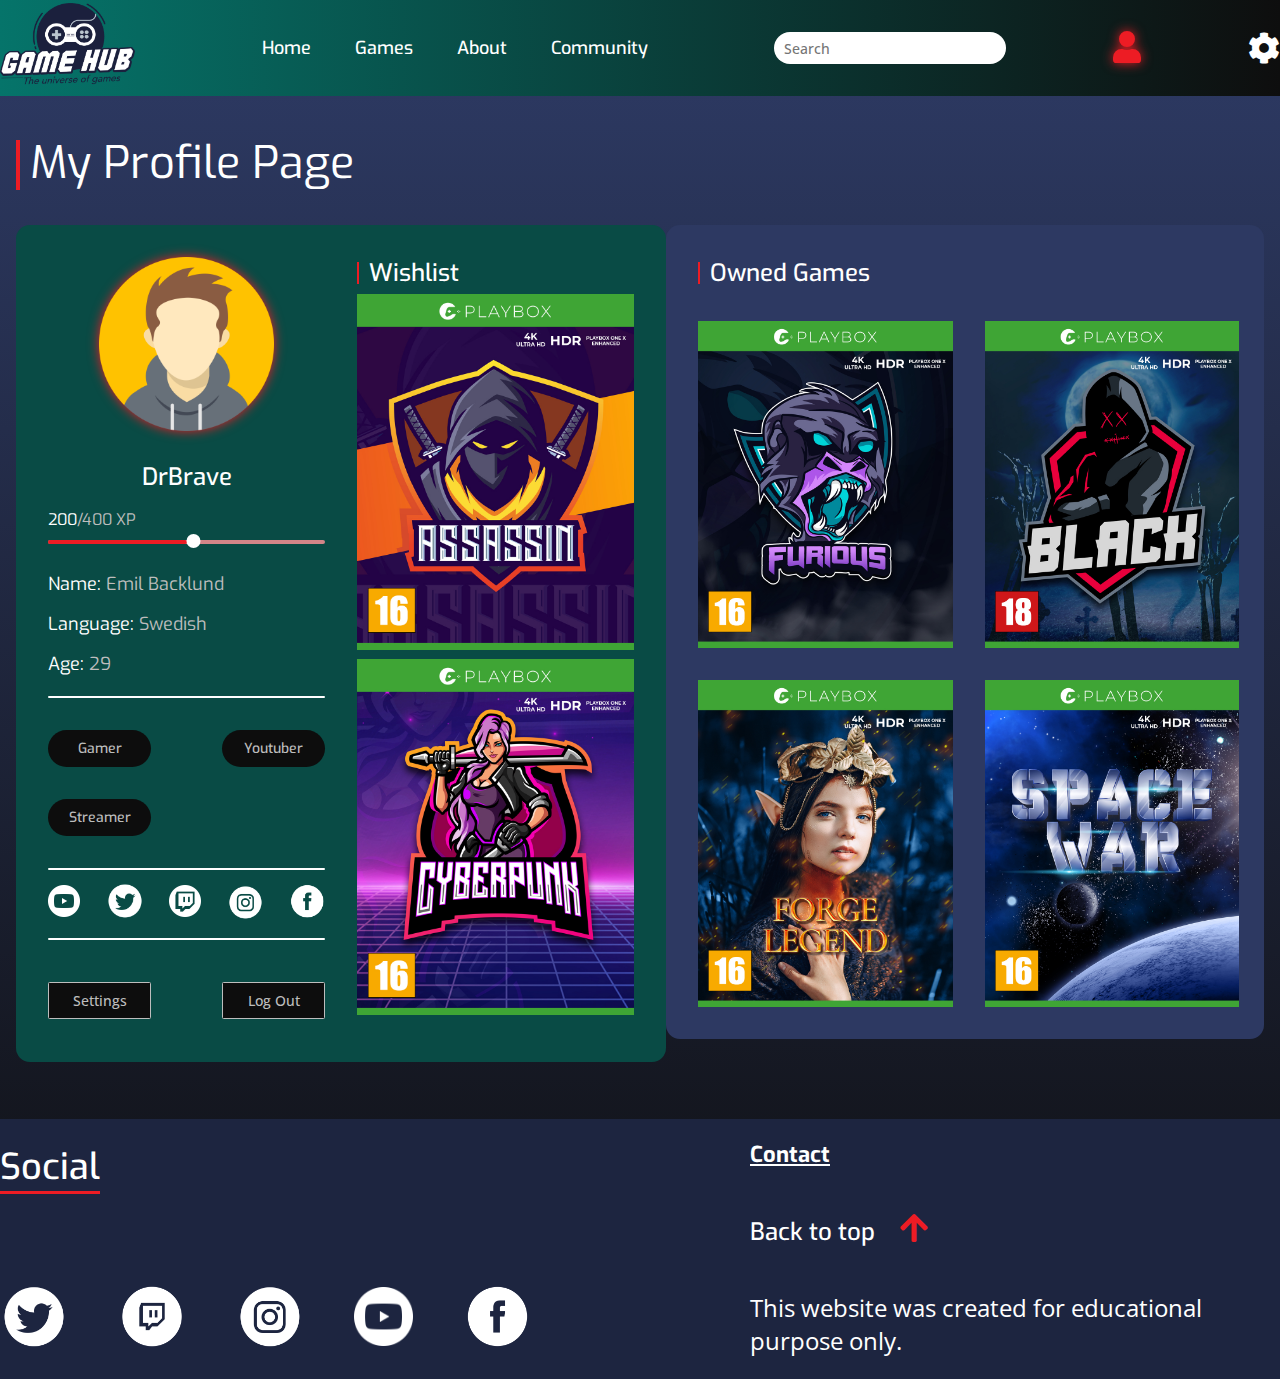
<file: profilepage.html>
<!DOCTYPE html>
<html lang="en">
  <head>
    <meta charset="UTF-8" />
    <meta http-equiv="X-UA-Compatible" content="IE=edge" />
    <meta name="viewport" content="width=device-width, initial-scale=1.0" />
    <meta name="keywords" content="GameHub, Game Hub, games, gamer, gaming" />
    <meta name="description" content="A school project of Game Hub" />
    <meta name="author" content="Emil Backlund" />
    <link
      href="/images/logo-2.png"
      rel="shortcut icon"
      type="image/vnd.microsoft.icon"
    />
    <title>Game Hub | The Universe of Games</title>
    <link rel="preconnect" href="https://fonts.googleapis.com" />
    <link rel="preconnect" href="https://fonts.gstatic.com" crossorigin />
    <link
      href="https://fonts.googleapis.com/css2?family=Exo:ital,wght@0,100;0,200;0,300;0,400;0,500;0,600;0,700;0,800;0,900;1,100;1,200;1,300;1,400;1,500;1,600;1,700;1,800;1,900&family=Open+Sans:ital,wght@0,300;0,400;0,500;0,600;0,700;0,800;1,300;1,400;1,500;1,600;1,700;1,800&display=swap"
      rel="stylesheet"
    />
    <link
      rel="stylesheet"
      href="https://cdnjs.cloudflare.com/ajax/libs/font-awesome/5.15.4/css/all.min.css"
      integrity="sha512-1ycn6IcaQQ40/MKBW2W4Rhis/DbILU74C1vSrLJxCq57o941Ym01SwNsOMqvEBFlcgUa6xLiPY/NS5R+E6ztJQ=="
      crossorigin="anonymous"
      referrerpolicy="no-referrer"
    />
    <link rel="stylesheet" href="/css/styles.css" />
  </head>
  <body class="body-profile">
    <header>
      <a name="top"></a>
      <div class="container">
        <div class="navigation">
          <div class="nav hide-desktop">
            <label for="hamburger-menu">
              <span class="screenreader-only">Hamburger Menu</span>
              <i class="fas fa-bars"></i>
            </label>
            <input id="hamburger-menu" type="checkbox" alt="Hamburger Menu" />
            <ul class="dropdown">
              <a href="/games.html">
                <li class="dropdown-item">Games</li>
              </a>
              <a href="#">
                <li class="dropdown-item">Buy games</li>
              </a>
              <a href="#">
                <li class="dropdown-item">Sell games</li>
              </a>
              <a href="#">
                <li class="dropdown-item">Help</li>
              </a>
              <a href="/about.html">
                <li class="dropdown-item">Contact</li>
              </a>
              <a href="#">
                <li class="dropdown-item">Login</li>
              </a>
              <a href="#">
                <li class="dropdown-item">Register</li>
              </a>
            </ul>
          </div>
          <a href="/">
            <img
              class="logo"
              src="/images/gamegub_logo.png"
              alt="Game Hub logo"
            />
          </a>
          <ul class="hide-mobile">
            <li><a href="/index.html">Home</a></li>
            <li><a href="/games.html">Games</a></li>
            <li><a href="/about.html">About</a></li>
            <li><a href="/community.html">Community</a></li>
          </ul>
          <input class="searchbar" type="text" placeholder="Search" />
          <div>
            <img
              class="hide-desktop search"
              src="/images/icons/search2.png"
              alt="Search here"
            />
            <i class="fas fa-user fa-lg red active-profile"></i>
          </div>
          <i class="fas fa-cog fa-lg"></i>
        </div>
      </div>
    </header>
    <section>
      <div class="hide-desktop">
        <div>
          <ul class="tabs">
            <li class="home-mobile tabs-button">
              <a href="/index.html">Home</a>
            </li>
            <li class="games-mobile tabs-button">
              <a href="/games.html">Games</a>
            </li>
            <li class="about-mobile tabs-button">
              <a href="/about.html">About Us</a>
            </li>
            <li class="community-mobile tabs-button">
              <a href="/community.html">Community</a>
            </li>
          </ul>
        </div>
      </div>
    </section>
    <section class="container profile-page">
      <div class="my-profile-page">
        <div style="margin-left: 16px" class="heading-square"></div>
        <h1>My Profile Page</h1>
      </div>
      <div class="flex-profile">
        <div class="left-profile-page">
          <div class="flex-spacebetween">
            <div class="inner-left-page">
              <div class="flex-column">
                <img
                  class="profile-page-picture"
                  src="/images/profile-picture.png"
                  alt=""
                />
                <p class="profile-name">DrBrave</p>
              </div>
              <p>
                <span class="xp-text">200</span
                ><span class="grey-xp">/400 XP</span>
              </p>
              <div class="xp-bar">
                <div class="xp-completed"></div>
                <div class="xp-circle"></div>
              </div>
              <p class="profile-p">
                Name: <span class="grey">Emil Backlund</span>
              </p>
              <p class="profile-p">
                Language: <span class="grey">Swedish</span>
              </p>
              <p class="profile-p">Age: <span class="grey">29</span></p>
              <div class="line"></div>
              <div class="flex-spacebetween2">
                <button class="hashtags">Gamer</button>
                <button class="hashtags">Youtuber</button>
              </div>
              <button class="hashtags streamer">Streamer</button>
              <div class="line"></div>
              <div class="flex-socials">
                <a href=""
                  ><img
                    class="profile-socials"
                    src="/images/icons/youtube.png"
                    alt=""
                /></a>
                <a href=""
                  ><img
                    class="profile-socials twitter2"
                    src="/images/icons/twitter.png"
                    alt=""
                /></a>
                <a href=""
                  ><img
                    class="profile-socials"
                    src="/images/icons/twitch-profile.png"
                    alt=""
                /></a>
                <a href=""
                  ><img
                    class="profile-socials instagram2"
                    src="/images/icons/instagram.png"
                    alt=""
                /></a>
                <a href=""
                  ><img
                    class="profile-socials facebook2"
                    src="/images/icons/facebook.png"
                    alt=""
                /></a>
              </div>
              <div class="line"></div>
              <div class="flex-spacebetween2">
                <button class="profile-button">Settings</button>
                <button class="profile-button">Log Out</button>
              </div>
            </div>
            <div class="inner-right-page">
              <div class="flex-column">
                <div>
                  <div class="heading-square"></div>
                  <h2>Wishlist</h2>
                </div>
                <div><img src="/images/games/assassin.jpg" alt="" /></div>
                <div><img src="/images/games/cyberpunk.jpg" alt="" /></div>
              </div>
            </div>
          </div>
        </div>
        <div class="right-profile-page">
          <div class="profile-margin">
            <div class="heading-square"></div>
            <h2>Owned Games</h2>
          </div>
          <div class="inner-upper-page">
            <div class="profile-game-card">
              <img class="hide-mobile" src="/images/games/furious.jpg" alt="" />
              <img src="/images/games/black.jpg" alt="" />
              <div class="flex-spacebetween2">
                <button class="play-sell-button hide-desktop">Play</button>
                <button class="play-sell-button hide-desktop">Sell</button>
              </div>
            </div>
          </div>
          <div class="inner-lower-page">
            <div class="profile-game-card">
              <img src="/images/games/forge-legend.jpg" alt="" />
              <div class="flex-spacebetween2">
                <button class="play-sell-button hide-desktop">Play</button>
                <button class="play-sell-button hide-desktop">Sell</button>
              </div>
              <img
                class="hide-mobile"
                src="/images/games/space-war.jpg"
                alt=""
              />
            </div>
          </div>
        </div>
      </div>
      <div class="bottom-games hide-desktop">
        <img src="/images/games/mobile-game-pictures/assassin.png" alt="" />
        <img src="/images/games/mobile-game-pictures/cyberpunk.png" alt="" />
        <img src="/images/games/mobile-game-pictures/boxer.png" alt="" />
      </div>
    </section>
    <footer>
      <div class="container hide-desktop">
        <div class="flex-items social-box margin-top">
          <a href="#"
            ><img
              class="icon-size"
              src="/images/icons/twitter.png"
              alt="twitter social-reach icon"
          /></a>
          <a href="#"
            ><img
              class="twitch"
              src="/images/icons/twitch.png"
              alt="twitch social-reach icon"
          /></a>
          <a href="#"
            ><img
              class="icon-size"
              src="/images/icons/instagram.png"
              alt="instagram social-reach icon"
          /></a>
          <a href="#"
            ><img
              class="youtube"
              src="/images/icons/youtube.png"
              alt="youtube social-reach icon"
          /></a>
          <a href="#"
            ><img
              class="facebook"
              src="/images/icons/facebook.png"
              alt="facebook social-reach icon"
          /></a>
        </div>
        <div class="flex-items">
          <div class="footer-box-mobile">
            <a href="#top">
              <h6 class="hide-desktop">Back to top</h6>
              <i class="fas fa-arrow-up hide-desktop"></i>
            </a>
          </div>
          <div class="footer-box-mobile">
            <a href="/about.html">
              <h5>Contact</h5>
            </a>
          </div>
        </div>
        <div class="fit-content container2">
          <p class="smaller">
            This website was created for educational purpose only.
          </p>
        </div>
      </div>
      <div class="container flex-items">
        <div class="footer-box footer-flex">
          <h2 class="underline hide-mobile">Social</h2>
          <div class="flex-icons">
            <a href="#"
              ><img
                class="icon-size"
                src="/images/icons/twitter.png"
                alt="twitter social-reach icon"
            /></a>
            <a href="#"
              ><img
                class="twitch"
                src="/images/icons/twitch.png"
                alt="twitch social-reach icon"
            /></a>
            <a href="#"
              ><img
                class="icon-size"
                src="/images/icons/instagram.png"
                alt="instagram social-reach icon"
            /></a>
            <a href="#"
              ><img
                class="youtube"
                src="/images/icons/youtube.png"
                alt="youtube social-reach icon"
            /></a>
            <a href="#"
              ><img
                class="facebook"
                src="/images/icons/facebook.png"
                alt="facebook social-reach icon"
            /></a>
          </div>
        </div>
        <div class="footer-box footer-flex">
          <a href="/about.html">
            <h5 class="hide-mobile">Contact</h5>
          </a>

          <div>
            <a href="#top">
              <h6 class="hide-mobile">Back to top</h6>
              <i class="fas fa-arrow-up hide-mobile"></i>
            </a>
          </div>
          <p class="hide-mobile">
            This website was created for educational purpose only.
          </p>
        </div>
      </div>
    </footer>
  </body>
</html>
</file>
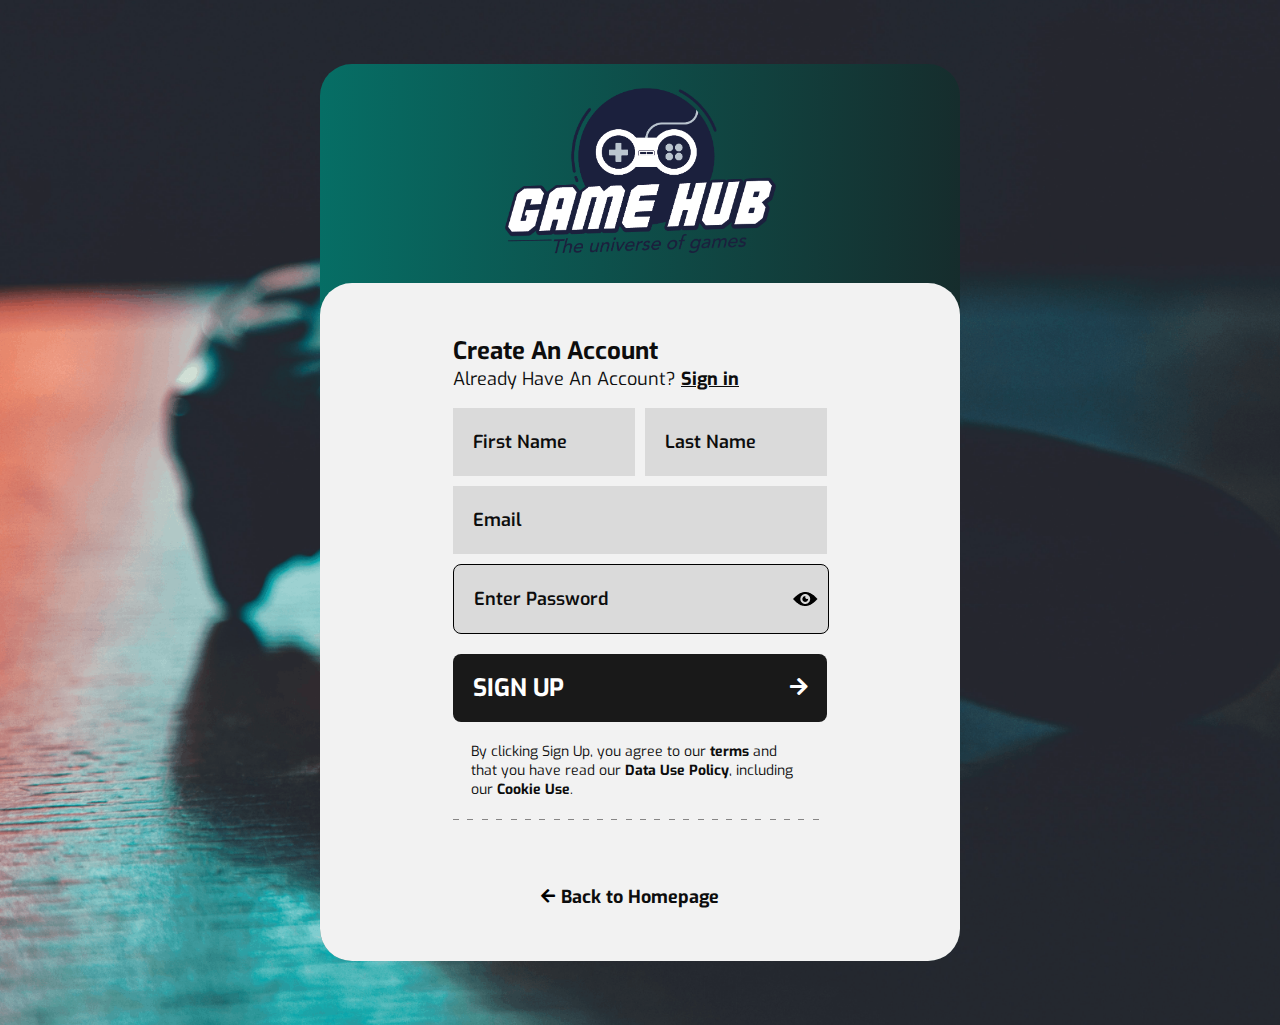
<file: register.html>
<!DOCTYPE html>
<html lang="en">
  <head>
    <meta charset="UTF-8" />
    <meta http-equiv="X-UA-Compatible" content="IE=edge" />
    <meta name="viewport" content="width=device-width, initial-scale=1.0" />
    <meta name="keywords" content="GameHub, Game Hub, games, gamer, gaming" />
    <meta name="description" content="A school project of Game Hub" />
    <meta name="author" content="Emil Backlund" />
    <link
      href="/images/logo-2.png"
      rel="shortcut icon"
      type="image/vnd.microsoft.icon"
    />
    <title>Game Hub | The Universe of Games</title>
    <link rel="preconnect" href="https://fonts.googleapis.com" />
    <link rel="preconnect" href="https://fonts.gstatic.com" crossorigin />
    <link
      href="https://fonts.googleapis.com/css2?family=Exo:ital,wght@0,100;0,200;0,300;0,400;0,500;0,600;0,700;0,800;0,900;1,100;1,200;1,300;1,400;1,500;1,600;1,700;1,800;1,900&family=Open+Sans:ital,wght@0,300;0,400;0,500;0,600;0,700;0,800;1,300;1,400;1,500;1,600;1,700;1,800&display=swap"
      rel="stylesheet"
    />
    <link
      rel="stylesheet"
      href="https://cdnjs.cloudflare.com/ajax/libs/font-awesome/5.15.4/css/all.min.css"
      integrity="sha512-1ycn6IcaQQ40/MKBW2W4Rhis/DbILU74C1vSrLJxCq57o941Ym01SwNsOMqvEBFlcgUa6xLiPY/NS5R+E6ztJQ=="
      crossorigin="anonymous"
      referrerpolicy="no-referrer"
    />
    <link rel="stylesheet" href="/css/register.css" />
  </head>
  <body class="register-body">
    <div class="background-picture">
      <section class="container">
        <div class="flex-register">
          <div class="register-page">
            <div class="logo-container">
              <img class="gamehub-logo" src="/images/gamegub_logo.png" alt="" />
            </div>
            <div class="create-account">
              <div class="inner-account-container">
                <p class="create-account-text">Create An Account</p>
                <p>
                  Already Have An Account? <span class="sign-in">Sign in</span>
                </p>
                <div class="last-first-name">
                  <div>
                    <form action="" method="post">
                      <input
                        type="text"
                        name="firstname"
                        placeholder="First Name"
                      />
                    </form>
                  </div>
                  <div>
                    <form action="" method="post">
                      <input
                        type="text"
                        name="lastname"
                        placeholder="Last Name"
                      />
                    </form>
                  </div>
                </div>
                <div class="register-email">
                  <form action="" method="post">
                    <input type="email" name="email" placeholder="Email" />
                  </form>
                </div>
                <div class="register-password">
                  <form action="" method="post">
                    <input
                      type="password"
                      name="password"
                      placeholder="Enter Password"
                    />
                  </form>
                  <img
                    class="see-password"
                    src="/images/icons/see-password.png"
                    alt=""
                  />
                </div>
                <div>
                  <a href=""><button>SIGN UP</button></a>
                  <div><i class="fas fa-arrow-right"></i></div>
                </div>
                <div class="flex-terms">
                  <p class="terms">
                    By clicking Sign Up, you agree to our
                    <span class="bold">terms</span> and <br />
                    that you have read our
                    <span class="bold">Data Use Policy</span>, including our
                    <span class="bold">Cookie Use</span>.
                  </p>
                </div>
                <div class="line-flex">
                  <div class="line"></div>
                  <div class="line"></div>
                  <div class="line"></div>
                  <div class="line"></div>
                  <div class="line"></div>
                  <div class="line"></div>
                  <div class="line"></div>
                  <div class="line"></div>
                  <div class="line"></div>
                  <div class="line"></div>
                  <div class="line"></div>
                  <div class="line"></div>
                  <div class="line"></div>
                  <div class="line"></div>
                  <div class="line"></div>
                  <div class="line"></div>
                  <div class="line"></div>
                  <div class="line"></div>
                  <div class="line"></div>
                  <div class="line"></div>
                  <div class="line"></div>
                  <div class="line"></div>
                  <div class="line"></div>
                  <div class="line"></div>
                  <div class="line"></div>
                  <div class="line"></div>
                </div>
                <div class="back-to-homepage">
                  <div><i class="fas fa-arrow-left"></i></div>
                  <div>
                    <a href="/index.html">
                      <p>Back to Homepage</p>
                    </a>
                  </div>
                </div>
              </div>
            </div>
          </div>
        </div>
      </section>
    </div>
  </body>
</html>
</file>
<file: css/styles.css>
* {
  margin: 0;
  padding: 0;
}

input:focus,
select:focus,
textarea:focus,
button:focus {
  outline: none;
}

input:focus::placeholder,
textarea:focus::placeholder {
  color: transparent;
}

.container2 {
  max-width: 414px;
  margin: 0 auto;
}

.container {
  width: 100%;
  margin: 0 auto;
}

body {
  background: linear-gradient(
    89.98deg,
    #2e3b66 5.98%,
    #1d2540 39.15%,
    #0d0d0d 94.08%
  );
}

header {
  background: linear-gradient(90deg, #05746a 0%, #0e0e0e 100%);
}

p {
  color: white;
  font-family: "open sans";
  font-size: 16px;
}

.navigation {
  height: 96px;
  display: flex;
  justify-content: space-around;
  flex-direction: row;
  align-items: center;
}

.fa-bars {
  display: inherit;
}

.logo {
  width: 135.016px;
}

.searchbar {
  display: none;
}

a {
  text-decoration: none;
  color: white;
  font-family: "exo";
  font-weight: 500;
  font-size: 18px;
}

#games-mobile a,
#home-mobile a,
#about-mobile a,
#community-mobile a {
  color: black;
  font-weight: bold;
}

ul li a:hover {
  color: #0d0d0d;
  font-weight: bold;
}

.navigation ul li {
  list-style: none;
  display: block;
  margin: 17px;
}

.tabs li {
  list-style: none;
  display: inline-block;
}

.tabs {
  width: 100%;
  display: flex;
}

.tabs-button {
  width: 100%;
  line-height: 42px;
  text-align: center;
  border-radius: 0 0 10px 10px;
  font-size: 18px;
  font-family: "exo";
  color: white;
  font-weight: 500;
  box-shadow: 0px 3px 5px -2px #0d0d0d, inset 2px 2px 6px 0px #0d0d0d;
}

.tabs-button a {
  width: 100%;
  display: block;
}

.home-mobile {
  background: #2a395e;
}

#home-mobile {
  background: linear-gradient(90.06deg, #057369 0.05%, #075b53 99.95%);
  box-shadow: 0px 3px 5px -2px #0d0d0d;
}

#games-mobile {
  box-shadow: 0px 3px 5px -2px #0d0d0d;
  background: linear-gradient(90deg, #075a53 0%, #0a413c 100%);
}

.games-mobile {
  background: #2a395e;
}

.games-mobile:hover {
  color: #0d0d0d;
}

#about-mobile {
  background: linear-gradient(90deg, #0a413c 0%, #0c2825 100%);
  box-shadow: 0px 3px 5px -2px #0d0d0d;
}

.about-mobile {
  background: #2a395e;
}

.about-mobile:hover {
  color: #0d0d0d;
}

#community-mobile {
  box-shadow: 0px 3px 5px -2px #0d0d0d;
  background: linear-gradient(90deg, #0c2825 0%, #0e0e0e 100%);
}

.community-mobile {
  background: #2a395e;
}

.community-mobile:hover {
  color: #0d0d0d;
}

i {
  color: white;
}

.fa-user {
  font-size: 32px;
  transition: 0.4s;
}

.fa-user:hover {
  cursor: pointer;
  color: #ed1c24;
  filter: drop-shadow(0px 0px 6px #ed1c24);
}

.fa-cog {
  display: none;
}

.fa-bars {
  font-size: 32px;
}

.fa-bars:hover {
  color: #ed1c24;
  cursor: pointer;
}
/*  */

#hamburger-menu {
  display: none;
}

.dropdown {
  position: absolute;
  top: 104px;
  left: 0;
  width: 200px;
  height: 305px;
  z-index: 10;
  opacity: 0;
  display: none;
  background: rgba(13, 13, 13, 0.98);
  list-style: none;
  transition: all 0.2s linear;
  transform: translateY(35px);
  border-radius: 0 20px 20px 0;
}

.screenreader-only {
  display: none;
}

#hamburger-menu:checked + .dropdown {
  /* show nav */
  display: block;
  transform: translateY(35px);
  opacity: 1;
}

.dropdown-item:hover {
  color: #ed1c24;
}

/*  */
.search {
  width: 42px;
  position: absolute;
  transform: translateX(-51px) translateY(-9px);
  cursor: pointer;
}

.search:hover {
  filter: invert(40%) grayscale(100%) brightness(40%) sepia(100%)
    hue-rotate(-50deg) saturate(400%) contrast(2);
  filter: grayscale(100%) brightness(40%) sepia(100%) hue-rotate(-50deg)
    saturate(600%) contrast(0.8);
}

.hero-banner {
  height: 282px;
  position: relative;
}

/* Fix the height here */
.header-picture {
  height: 100%;
  background-image: url("../images/control.png");
  background-repeat: no-repeat;
  background-size: cover;
  background-position: center;
}

h1 {
  color: white;
  font-family: "exo";
  font-size: 30px;
  font-weight: 600;
}

.red {
  color: #ed1c24;
}

.red3 {
  color: #ed1c24;
  font-weight: normal;
}

.tagline-box {
  height: 104px;
  position: absolute;
  top: 45px;
  left: 20px;
}

.less-important {
  display: none;
}

.flex-buttons {
  margin-top: 20px;
  display: flex;
}

.button-margin-right {
  margin-right: 20px;
}

button {
  background-color: #0d0d0d;
  border-color: #ed1c24;
  color: white;
  text-align: center;
  font-size: 12px;
  border-width: 4px;
  border-radius: 0px 0px 20px 0px;
  transition-duration: 0.4s;
  cursor: pointer;
  width: 95px;
  height: 31px;
  border-style: solid;
  font-family: "open sans";
  font-weight: 500;
}

.client-button {
  display: none;
}

button:hover {
  box-shadow: #ed1c24 0px 0px 20px 0px;
}

.cyberpunk {
  width: 177px;
  height: 231px;
  transform: translateY(-30px);
}

.flex-items {
  display: flex;
  justify-content: space-around;
}

.flex-items-cyberpunk {
  display: flex;
  justify-content: space-between;
}

.cyberpunk-description {
  width: 177px;
  height: 205px;
  margin-top: 10px;
  display: flex;
  flex-direction: column;
  justify-content: space-between;
  margin-bottom: 32px;
}

.hide-mobile {
  display: none;
}

.greensky-box {
  height: 206px;
  position: relative;
}

.greensky {
  background-image: url(../images/greensky.jpg);
  height: 100%;
  background-repeat: no-repeat;
  background-size: cover;
}

h3 {
  font-size: 22px;
  font-family: "Exo";
  font-weight: 500;
}

.circle {
  width: 9px;
  height: 9px;
  background-color: white;
  border-radius: 50%;
  display: inline-block;
  margin-top: 20px;
}

.red2 {
  background-color: #ed1c24;
}

.underline {
  font-size: 30px;
  font-weight: bold;
  font-family: "Exo";
  border-bottom: 3px solid #ed1c24;
  color: white;
  width: fit-content;
  margin-bottom: 40px;
}

.p-bigger {
  font-weight: lighter;
}

.about-us {
  width: 177px;
  display: flex;
  flex-direction: column;
  justify-content: space-between;
}

.about-us-picture-box {
  height: 235px;
}

.about-us-picture {
  width: 177px;
  height: 191px;
  background-image: url("../images/slot-machines.png");
  background-size: cover;
  background-repeat: no-repeat;
  background-position: center;
  border-radius: 20px;
  margin-bottom: 20px;
}

.margin-bottom {
  margin-bottom: 96px;
}

.circle-profile-box {
  height: 261px;
}

.circle-profile {
  width: 177px;
  height: 177px;
  border-radius: 50%;
  background: rgba(6, 0, 0, 0.4);
}

.profile-picture {
  width: 48px;
  height: 48px;
}

h4 {
  font-family: "open sans";
  font-size: 14px;
  font-weight: lighter;
  text-decoration: underline 1px;
  color: white;
}

.drbrave-text {
  width: 135px;
  height: 56px;
  font-family: "open sans";
  font-weight: normal;
  font-style: italic;
  text-align: center;
  font-size: 10px;
}

.center-drbrave {
  height: 177px;
  display: flex;
  justify-content: space-evenly;
  flex-direction: column;
  align-items: center;
}

.arrows {
  height: 177px;
  width: 177px;
  display: flex;
  flex-direction: row;
  justify-content: space-between;
  align-items: center;
  position: absolute;
  font-size: 21px;
}

.fa-arrow-left {
  color: #ed1c24;
  transition: 0.6s;
}

.fa-arrow-left:hover {
  cursor: pointer;
  color: white;
}

.fa-arrow-right {
  color: #ed1c24;
  transition: 0.6s;
}

.fa-arrow-right:hover {
  cursor: pointer;
  color: white;
}

.community-text {
  height: 249px;
  width: 177px;
  display: flex;
  flex-direction: column;
  justify-content: space-between;
}

footer {
  background: #1d2540;
}

.footer-box-mobile {
  width: 177px;
  margin-bottom: 32px;
}

.smaller {
  font-size: 14px;
  margin-left: 10px;
  margin-bottom: 32px;
}

.icon-size {
  width: 48px;
}

.social-box {
  height: 86px;
  align-items: center;
}

.youtube {
  width: 42px;
  height: 42px;
  transform: translateY(1px);
}

.twitch {
  transform: translateY(2.5px);
  width: 46px;
  height: 46px;
}

.facebook {
  width: 46px;
  height: 46px;
  transform: translateY(2px);
}

.footer-flex {
  display: flex;
  justify-content: space-around;
  flex-direction: column;
}

.flex-icons {
  display: flex;
  justify-content: space-between;
  display: none;
}

h5 {
  font-size: 20px;
  font-family: "Exo";
  font-weight: bold;
  color: white;
  text-decoration: underline;
}

h6 {
  font-size: 22px;
  font-family: "Exo";
  font-weight: 500;
  color: white;
  display: inline-block;
  margin-right: 10px;
}

.fa-arrow-up {
  font-size: 20px;
  color: #ed1c24;
}

.red2:hover {
  cursor: pointer;
  background-color: white;
}

/* About page start */

.about-body {
  background: #f2f2f2;
}

.about-box-left {
  display: flex;
  max-width: 414px;
  padding: 20px;
}

.about-box-right {
  max-width: 374px;
}

h2 {
  font-family: "exo";
  font-size: 24px;
  display: inline-block;
}

.heading-square {
  height: 24px;
  width: 3px;
  background-color: #ed1c24;
  display: inline-block;
  margin-top: 32px;
  transform: translateY(2px);
  margin-right: 6px;
}

.about-box-left p {
  font-size: 20px;
  color: #0d0d0d;
  margin-bottom: 64px;
}

.contact p,
.contact input {
  font-family: "mulish";
  font-size: 16px;
  border-width: 0px;
  width: 100%;
  background-color: transparent;
  color: #fff;
  margin-bottom: 0px;
}

.contact input {
  font-size: 16px;
}

.contact .heading-square {
  margin-left: 20px;
}

.form ::placeholder {
  color: #fff;
  opacity: 1;
}

.form {
  width: 100%;
  min-height: 440px;
  background-color: #0d0d0d;
  padding: 20px;
  box-sizing: border-box;
  margin: 32px 0px 0px 0px;
  border-radius: 5px 5px 0px 0px;
  display: flex;
  justify-content: space-between;
  flex-direction: column;
}

.form-width {
  max-width: 40%;
}

.form p {
  margin-bottom: 10px;
}

.how-can-we-help {
  margin-top: 20px;
  margin-bottom: 0px;
}

.line {
  width: 100%;
  height: 2px;
  background-color: #fff;
  margin-top: 12px;
  margin-bottom: 12px;
  border-radius: 99px;
}

.line2 {
  width: 100%;
  height: 2px;
  background-color: #fff;
  margin-top: 12px;
  margin-bottom: 12px;
}

textarea {
  background-color: transparent;
  border: none;
  color: #fff;
  font-family: "mulish";
  font-size: 16px;
  resize: none;
  height: 28px;
  width: 100%;
}

.contact-info {
  width: 100%;
  min-height: 440px;
  background-color: #2d3962;
  padding: 20px;
  box-sizing: border-box;
  border-radius: 0 0 5px 5px;
  display: flex;
  justify-content: space-between;
  flex-direction: column;
  margin-bottom: 32px;
}

.contact-info p {
  display: inline;
}

.contact-info p:first-child {
  margin-bottom: 20px;
}

.contact-info p:last-child {
  transform: translateY(-1px);
}

.contact-info img {
  margin-right: 32px;
}

.google-map {
  height: 232px;
  width: 100%;
}

.flex-spacebetween2 {
  display: flex;
  justify-content: space-between;
}

.flex-spacebetween2 img {
  transform: translateY(5px);
}

.form button {
  margin-top: 8px;
}

/* About page ends */
/* Game page start */

.communnity-market p,
.games p {
  font-family: "exo";
  font-weight: 600;
}

.games-body {
  background: linear-gradient(
    180deg,
    #2f3c67 9.07%,
    #082421 68.25%,
    #0e0e0e 100%
  );
}

.games h2 {
  color: white;
}

.heading-position {
  position: absolute;
  top: 135px;
}

.all-games {
  justify-content: center;
  align-items: center;
  width: 100%;
  display: grid;
  grid-template-columns: repeat(auto-fill, minmax(177px, 177px));
  column-gap: 20px;
  row-gap: 20px;
  margin-top: 75px;
}

.all-games button {
  margin-top: 0;
}

.game-card {
  display: flex;
  justify-content: space-between;
  align-items: center;
  width: 177px;
  margin-right: 0;
}

.game-images {
  width: 177px;
  height: 205px;
}

.community-market {
  color: #fff;
}

.market-games {
  display: grid;
  justify-content: center;
  width: 100%;
  grid-template-columns: repeat(auto-fill, minmax(374px, 125px));
  column-gap: 20px;
  row-gap: 50px;
  margin-top: 100px;
  margin-bottom: 100px;
}

.market-images {
  width: 375px;
}

.old-price {
  font-size: 14px;
  text-decoration: line-through;
}

.discount {
  font-size: 25px;
}

.exo-light {
  font-size: 16px;
  font-weight: 300;
}

.exo-smaller {
  font-size: 16px;
}

.community-market button {
  margin-top: 0;
}

.community-market .flex-spacebetween2 {
  align-items: center;
  position: relative;
}

.community-market .heading-position {
  position: absolute;
  top: -270px;
}

/* Game page ends */
/* Profile page starts */

.profile-page h1 {
  font-weight: 400;
  display: inline-block;
}

.body-profile {
  background: linear-gradient(180deg, #2e3b66 0%, #0e0e0f 100%);
}

.active-profile {
  filter: drop-shadow(0px 0px 6px #ed1c24);
}

.profile-page .heading-square {
  height: 50px;
  width: 4px;
  transform: translateY(12px);
}

.left-profile-page {
  width: 177px;
  height: 537px;
  background-color: #094b45;
  border-radius: 10px;
  box-sizing: border-box;
}

.inner-left-page {
  padding: 20px;
}

.inner-left-page .profile-page-picture {
  width: 99px;
  filter: drop-shadow(0px 0px 6px #ed1c24);
}

.profile-name {
  font-size: 18px;
  font-family: "exo";
  font-weight: 500;
}

.xp-bar {
  width: 100%;
  height: 4px;
  background: #d38588;
  border-radius: 99px;
  position: relative;
  margin-bottom: 20px;
}

.xp-completed {
  width: 50%;
  height: 4px;
  background: #ed1c24;
  border-radius: 99px;
}

.xp-circle {
  width: 14px;
  height: 14px;
  border-radius: 50%;
  background: #fff;
  position: absolute;
  transform: translate(68.5px, -10px);
}

.hashtags {
  border-radius: 20px;
  border: none;
  color: #bdbdbd;
  font-size: 10px;
  height: 21px;
  width: 59px;
  font-family: "exo";
  font-weight: 500;
  margin-top: 0px;
}

.hashtags:hover {
  box-shadow: none;
}

.streamer {
  margin-top: 12px;
}

.profile-socials {
  width: 18px;
}

.facebook2 {
  width: 22px;
}

.instagram2 {
  width: 21px;
}

.twitter2 {
  width: 21px;
}

.facebook2 {
  width: 20px;
}

.flex-socials {
  display: flex;
  justify-content: space-between;
  align-items: center;
}

.profile-button {
  width: 59px;
  height: 21px;
  border-width: 1.4px;
  border-radius: 1.4px;
  border-color: #bdbdbd;
  color: #bdbdbd;
  font-size: 10px;
  margin-bottom: 0;
}

.profile-button:hover {
  box-shadow: none;
}

.flex-column {
  display: flex;
  justify-content: space-between;
  flex-direction: column;
  align-items: center;
  height: 140px;
}

.profile-page p {
  font-family: "exo";
  line-height: 25px;
}

.xp-text {
  font-size: 12px;
  color: #fff;
}

.grey-xp {
  font-size: 12px;
  color: #bdbdbd;
}

.profile-p {
  font-size: 12px;
}

.grey {
  color: #bdbdbd;
}

.inner-right-page {
  display: none;
}

.inner-right-page .heading-square,
.right-profile-page .heading-square {
  height: 22px;
  width: 2px;
  transform: translateY(3px);
  margin-top: 0px;
}

.profile-page h2 {
  color: #fff;
  font-weight: 500;
  font-size: 18px;
}

.profile-margin {
  margin-bottom: 10px;
}

.inner-right-page .flex-column {
  align-items: baseline;
  justify-content: space-between;
  flex-direction: column;
  height: 100%;
}

.right-profile-page {
  min-height: 513px;
  background-color: #2d3962;
  border-radius: 10px 10px 0px 0px;
  box-sizing: border-box;
  padding: 16px;
}

.my-profile-page {
  margin-bottom: 32px;
}

.right-profile-page img {
  width: 157px;
  height: 203px;
}

.flex-profile {
  display: flex;
  justify-content: space-between;
  position: relative;
  margin: 16px;
}

.play-sell-button {
  width: 68px;
  height: 24px;
  border-radius: 1px;
  border-width: 2px;
  border-color: #bdbdbd;
  color: #bdbdbd;
  font-size: 10px;
  margin-top: 10px;
}

.inner-upper-page .play-sell-button {
  margin-bottom: 10px;
}

.profile-game-card {
  display: flex;
  justify-content: space-between;
  flex-direction: column;
}

.bottom-games {
  height: 177px;
  border-radius: 10px 0px 10px 10px;
  min-width: 347px;
  padding: 16px;
  box-sizing: border-box;
  background-color: #2d3962;
  margin: 0px 16px;
  transform: translateY(-17px);
  display: flex;
  justify-content: space-between;
  align-items: center;
}

.bottom-games img {
  width: 100px;
  height: 129px;
}

/* Profile page ends */

@media screen and (min-width: 1028px) {
  .container {
    max-width: 1300px;
    margin: 0 auto;
  }

  .container2 {
    max-width: 1300px;
    margin: 0 auto;
  }

  .navigation {
    justify-content: space-between;
  }

  .navigation ul li {
    list-style: none;
    display: inline-block;
    margin: 20px;
  }

  p {
    font-size: 24px;
  }

  .hide-mobile {
    display: initial;
  }

  .hide-desktop {
    display: none;
  }

  .fa-bars {
    display: none;
  }

  #desktop-active {
    color: #0d0d0d;
    font-weight: bold;
  }

  .searchbar {
    width: 232px;
    height: 32px;
    border-radius: 20px;
    text-indent: 10px;
    font-family: "open sans";
    font-size: 14px;
    font-weight: 500;
    border-width: 0;
    display: inherit;
  }

  .fa-cog {
    font-size: 32px;
    transition: 0.5s;
    display: inherit;
  }

  .fa-cog:hover {
    cursor: pointer;
    color: #ed1c24;
    filter: drop-shadow(0px 0px 3px #ed1c24);
  }

  .hero-banner {
    height: 800px;
    position: relative;
  }

  h1 {
    font-size: 45px;
    font-weight: 600;
  }

  .tagline-box {
    width: 530px;
    height: 178px;
    position: absolute;
    top: 86px;
  }

  .client-button {
    display: initial;
  }

  .flex-buttons {
    display: flex;
    justify-content: space-between;
    margin-top: 0px;
  }

  .button-margin-right {
    margin-right: 0px;
  }

  button {
    font-size: 20px;
    border-width: 7px;
    border-radius: 0px 0px 40px 0px;
    width: 148.5px;
    height: 54px;
    margin-top: 30px;
  }

  .flex-items {
    justify-content: space-between;
  }

  .tagline-box2 {
    width: 530px;
    position: absolute;
    bottom: 86px;
    right: 0px;
  }

  .less-important {
    font-weight: 500;
    display: inherit;
  }

  .cyberpunk {
    width: 530px;
    height: 680.39px;
    transform: translateY(-62px);
  }

  .cyberpunk-description {
    width: 530px;
    height: 520px;
    margin-top: 70px;
    margin-bottom: 310px;
  }

  h3 {
    font-size: 45px;
  }

  .circle {
    width: 16px;
    height: 16px;
  }

  .underline {
    font-size: 36px;
    font-weight: 500;
    margin-bottom: 40px;
  }

  .p-bigger {
    font-size: 28px;
  }

  .about-us {
    width: 530px;
    height: 544px;
  }

  .about-us-picture {
    width: 530px;
    height: 543.984px;
    border-radius: 54px;
  }

  .margin-bottom {
    margin-bottom: 310px;
  }

  .circle-profile {
    width: 530px;
    height: 530px;
    border-radius: 50%;
    background: rgba(6, 0, 0, 0.4);
  }

  .profile-picture {
    width: 136.8px;
    height: 136.8px;
  }

  h4 {
    font-size: 31px;
  }

  .drbrave-text {
    width: 375px;
    height: 134px;
    font-size: 24px;
  }

  .center-drbrave {
    height: 530px;
  }

  .arrows {
    height: 530px;
    width: 530px;
    font-size: 60px;
  }

  .community-text {
    height: 530px;
    width: 530px;
  }

  footer {
    height: 260px;
  }

  .flex-icons {
    display: flex;
    justify-content: space-between;
  }

  .icon-size {
    width: 68px;
  }

  .youtube {
    width: 59px;
    height: 59px;
    transform: translateY(6px);
  }

  .twitch {
    transform: translateY(2.5px);
    width: 66px;
    height: 66px;
  }

  .facebook {
    width: 66px;
    height: 66px;
    transform: translateY(2px);
  }

  .footer-box {
    width: 530px;
    height: 260px;
  }

  h5 {
    font-size: 22px;
  }

  h6 {
    font-size: 24px;
    margin-right: 20px;
  }

  .fa-arrow-up {
    font-size: 32px;
  }

  /* About page start */

  .about-box-left {
    max-width: 530px;
    padding: 0;
  }

  .about-box-right {
    max-width: 530px;
  }

  .contact .heading-square {
    margin-left: 0px;
  }

  .contact p,
  .contact input {
    font-size: 22px;
    width: 194px;
  }

  .contact input {
    font-size: 18px;
  }

  .form {
    max-width: 530px;
    padding: 32px;
    margin: 32px 0px 32px 0px;
    border-radius: 5px;
  }

  .flex-spacebetween {
    display: flex;
    justify-content: space-between;
  }

  textarea {
    font-size: 18px;
    transform: translateY(10px);
  }

  .contact-info {
    width: 530px;
    padding: 32px;
    margin: 32px 0px 32px 0px;
    border-radius: 5px;
  }

  /* about page ends */
  /* game page starts */

  .heading-position {
    top: 120px;
  }

  .all-games {
    grid-template-columns: repeat(auto-fill, minmax(310px, 320px));
    row-gap: 50px;
    column-gap: 0px;
    margin-top: 120px;
  }

  .game-card {
    width: 310px;
  }

  .game-images {
    width: 310px;
    height: 320px;
  }

  .market-games {
    grid-template-columns: repeat(auto-fill, minmax(640px, 320px));
    margin-top: 200px;
  }

  .market-images {
    width: 640px;
  }

  .old-price {
    font-size: 20px;
  }

  .discount {
    font-size: 51px;
    margin-right: 80px;
  }

  .exo-light {
    font-size: 20px;
  }

  .exo-smaller {
    font-size: 20px;
  }

  .community-market .heading-position {
    top: -425px;
  }

  /* Game page ends */
  /* Profile page start */

  .left-profile-page {
    width: 650px;
    height: 837px;
    border-radius: 14px;
  }

  .inner-left-page {
    width: 50%;
    padding: 32px;
    padding-right: 16px;
  }

  .inner-left-page .profile-page-picture {
    width: 174.37px;
  }

  .profile-name {
    font-size: 24px;
  }

  .xp-bar {
    width: 277px;
  }

  .xp-completed {
    width: 138.5px;
  }

  .xp-circle {
    transform: translate(138.5px, -10px);
  }

  .hashtags {
    border-radius: 28px;
    font-size: 14px;
    height: 37px;
    width: 103px;

    margin-top: 20px;
  }

  .streamer {
    margin-top: 32px;
    margin-bottom: 20px;
  }

  .profile-socials {
    width: 32px;
  }

  .facebook2 {
    width: 36px;
  }

  .instagram2 {
    width: 37px;
  }

  .twitter2 {
    width: 38px;
    transform: translateY(-1px);
  }

  .inner-left-page .flex-spacebetween {
    align-items: center;
    margin-top: 32px;
    margin-bottom: 32px;
  }

  .profile-button {
    width: 103px;
    height: 37px;
    font-size: 14px;
  }

  .flex-column {
    height: 240px;
  }

  .profile-page p {
    line-height: 40px;
  }

  .xp-text {
    font-size: 16px;
  }

  .grey-xp {
    font-size: 16px;
  }

  .profile-p {
    font-size: 18px;
  }

  .inner-right-page {
    width: 50%;
    padding: 32px;
    padding-left: 16px;
    display: inherit;
  }

  .profile-page h2 {
    font-size: 24px;
  }

  .profile-margin {
    margin: 16px;
  }

  .inner-right-page img {
    width: 277px;
  }

  .right-profile-page {
    width: 100%;
    height: 100%;
    border-radius: 14px;
    margin-bottom: 64px;
  }

  .inner-upper-page {
    width: 90%;
  }

  .inner-lower-page {
    width: 90%;
  }

  .right-profile-page img {
    width: 50%;
    height: 100%;
    margin: 16px;
  }

  .profile-game-card {
    flex-direction: row;
  }

  /* Profile page ends */
}

@media only screen and (max-width: 380px) {
  .all-games {
    grid-template-columns: repeat(auto-fill, minmax(300px, 177px));
  }

  .game-card {
    width: 300px;
  }

  .game-images {
    width: 300px;
    height: 347.85px;
  }

  .market-games {
    grid-template-columns: repeat(auto-fill, minmax(300px, 125px));

    margin-top: 120px;
  }

  .market-images {
    width: 300px;
  }

  .community-market .heading-position {
    top: -240px;
  }

  .community-market p {
    font-size: 14px;
  }
}
</file>
<file: css/register.css>
* {
  margin: 0;
  padding: 0;
}

p {
  font-family: "exo";
  font-size: 18px;
}

input:focus,
select:focus,
textarea:focus,
button:focus {
  outline: none;
}

input:focus::placeholder,
textarea:focus::placeholder {
  color: transparent;
}

.register-body {
  height: 100%;
  width: 100%;
}

.background-picture {
  height: 100%;
  width: 100%;
  background-image: url("../images/background/register-background.png");
  background-size: cover;
  background-repeat: no-repeat;
  background-position: center;
}

.flex-register {
  display: flex;
  justify-content: center;
}

.register-page {
  height: 100%;
  width: 50%;
  min-width: 414px;
  background: linear-gradient(91.35deg, #066e65 0.28%, #162c2c 98%);
}

.logo-container {
  display: flex;
  justify-content: center;
  padding: 24px;
  box-sizing: border-box;
}

.gamehub-logo {
  width: 271px;
}

.create-account {
  bottom: 0;
  width: 100%;
  background-color: #f2f2f2;
  border-radius: 32px 32px 0px 0px;
}

.inner-account-container {
  max-width: 414px;
  padding: 52px 20px 52px 20px;
  margin: 0 auto;
  box-sizing: border-box;
}

.inner-account-container p {
  color: #0d0d0d;
}

.inner-account-container input {
  font-family: "exo";
  font-size: 18px;
  font-weight: 600;
  border-width: 0px;
  height: 68px;
  background-color: #dadada;
  color: #0d0d0d;
  margin-bottom: 0px;
  text-indent: 20px;
}

.inner-account-container ::placeholder {
  color: #0d0d0d;
  opacity: 1;
}

.last-first-name {
  display: flex;
  justify-content: space-between;
}

.last-first-name input {
  max-width: 182px;
  margin-top: 17px;
}

.register-email {
  margin: 10px 0px 10px 0px;
}

.register-email input,
.register-password input {
  width: 100%;
}

.register-password {
  margin-bottom: 20px;
}

.register-password input {
  border-radius: 8px;
  border: 1px solid black;
}

.see-password {
  position: absolute;
  transform: translate(340px, -42px);
}

button {
  width: 100%;
  height: 68px;
  font-size: 24px;
  font-weight: 700;
  font-family: "exo";
  color: #fff;
  border: none;
  background-color: #191919;
  padding-left: 20px;
  text-align: left;
  border-radius: 8px;
  cursor: pointer;
}

.fa-arrow-right {
  color: #fff;
  position: absolute;
  transform: translate(337px, -45px);
  font-size: 20px;
  pointer-events: none;
}

.line-flex {
  display: flex;
  justify-content: space-between;
  margin-top: 20px;
}

.line {
  width: 6px;
  height: 1px;
  background-color: #868585;
  margin-right: 8px;
}

.back-to-homepage {
  display: flex;
  justify-content: center;
  align-items: center;
  margin-top: 65px;
}

.back-to-homepage p {
  font-weight: 700;
  font-size: 18px;
}

a {
  text-decoration: none;
}

.fa-arrow-left {
  position: absolute;
  transform: translate(-20px, -9px);
}

.flex-terms {
  display: flex;
  justify-content: center;
  margin-top: 20px;
}

.terms {
  font-size: 14px;
  width: 339px;
}

.bold {
  font-weight: 700;
}

.create-account-text {
  font-size: 24px;
  font-weight: 700;
}

.sign-in {
  text-decoration: underline;
  font-weight: 700;
}

/* Register page ends */

@media screen and (-webkit-min-device-pixel-ratio: 0) and (min-resolution: 0.001dpcm) {
  .register-password input[type="password"]:not(:placeholder-shown) {
    font-family: "pass";
    font-size: 30px;
  }
}

@-moz-document url-prefix() {
  .register-password input[type="password"]:not(:placeholder-shown) {
    font-family: "pass";
    font-size: 18px;
  }
}

@media screen and (min-width: 600px) {
  .register-page {
    height: 100%;
    width: 50%;
    min-width: 414px;
    background: linear-gradient(91.35deg, #066e65 0.28%, #162c2c 98%);
    margin-top: 64px;
    margin-bottom: 64px;
    border-radius: 32px;
  }

  .create-account {
    border-radius: 32px;
  }
}

@media only screen and (max-width: 414px) {
  .inner-account-container {
    max-width: 374px;
  }

  .last-first-name input {
    max-width: 162px;
    margin-top: 17px;
  }
}
</file>
